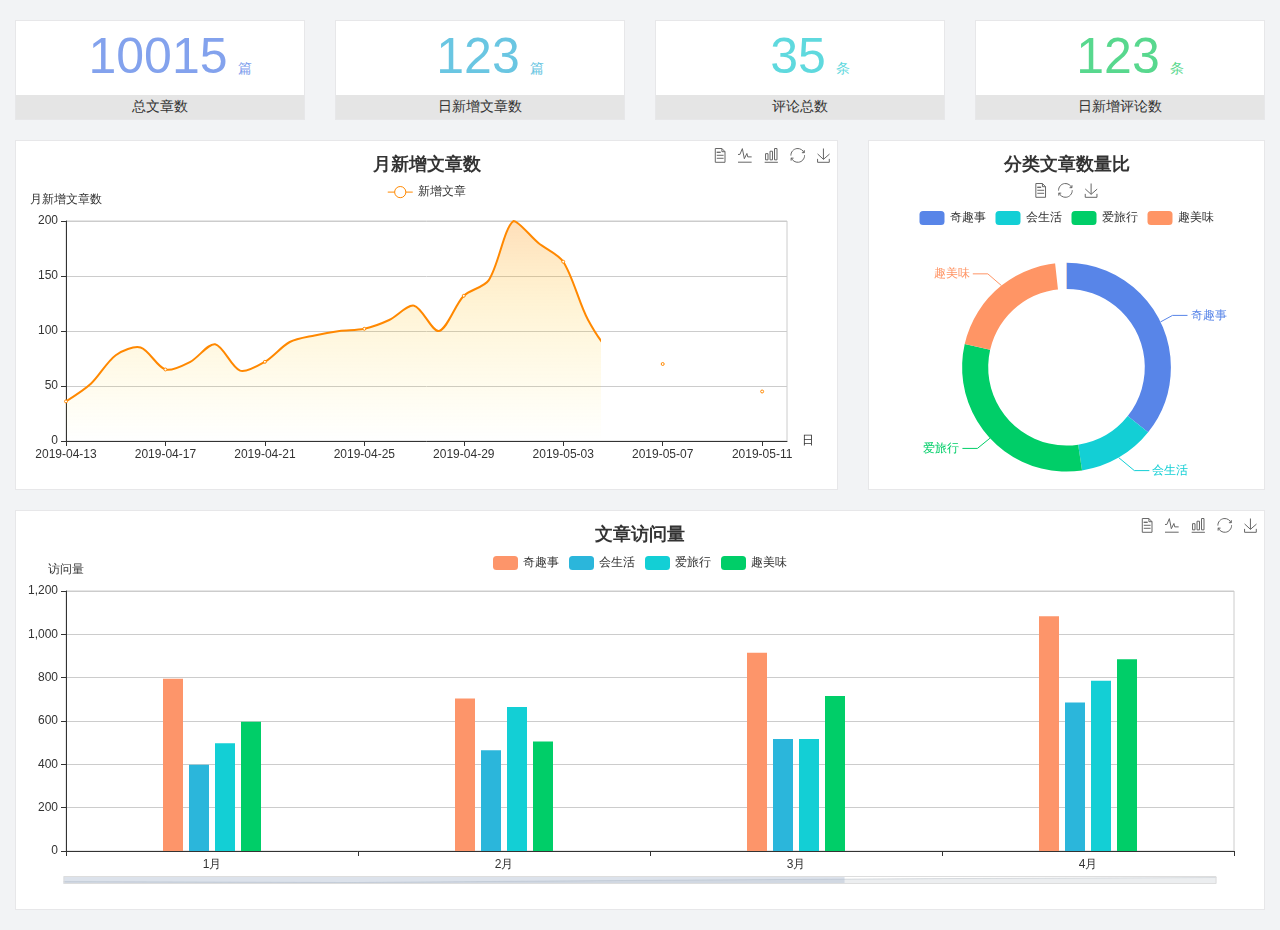
<file: home/dashboard.html>
<!DOCTYPE html>
<html lang="en">

<head>
  <meta charset="UTF-8">
  <meta name="viewport" content="width=device-width, initial-scale=1.0">
  <meta http-equiv="X-UA-Compatible" content="ie=edge">
  <title>图表统计</title>
  <link rel="stylesheet" href="../../assets/lib/bootstrap.css" />
  <link rel="stylesheet" href="../../assets/lib/main.css" />
  <script src="../../assets/lib/jquery.js"></script>
  <script type="text/javascript" src="../../assets/lib/echarts.min.js"></script>
</head>

<body>
  <div class="container-fluid">
    <div class="row spannel_list">
      <div class="col-sm-3 col-xs-6">
        <div class="spannel">
          <em>10015</em><span>篇</span>
          <b>总文章数</b>
        </div>
      </div>
      <div class="col-sm-3 col-xs-6">
        <div class="spannel scolor01">
          <em>123</em><span>篇</span>
          <b>日新增文章数</b>
        </div>
      </div>
      <div class="col-sm-3 col-xs-6">
        <div class="spannel scolor02">
          <em>35</em><span>条</span>
          <b>评论总数</b>
        </div>
      </div>
      <div class="col-sm-3 col-xs-6">
        <div class="spannel scolor03">
          <em>123</em><span>条</span>
          <b>日新增评论数</b>
        </div>
      </div>
    </div>
  </div>

  <div class="container-fluid">
    <div class="row curve-pie">
      <div class="col-lg-8 col-md-8">
        <div class="gragh_pannel" id="curve_show"></div>
      </div>
      <div class="col-lg-4 col-md-4">
        <div class="gragh_pannel" id="pie_show"></div>
      </div>
    </div>
  </div>

  <div class="container-fluid">
    <div class="column_pannel" id="column_show"></div>
  </div>

  <script>
    var oChart = echarts.init(document.getElementById('curve_show'));
    var aList_all = [
      { 'count': 36, 'date': '2019-04-13' },
      { 'count': 52, 'date': '2019-04-14' },
      { 'count': 78, 'date': '2019-04-15' },
      { 'count': 85, 'date': '2019-04-16' },
      { 'count': 65, 'date': '2019-04-17' },
      { 'count': 72, 'date': '2019-04-18' },
      { 'count': 88, 'date': '2019-04-19' },
      { 'count': 64, 'date': '2019-04-20' },
      { 'count': 72, 'date': '2019-04-21' },
      { 'count': 90, 'date': '2019-04-22' },
      { 'count': 96, 'date': '2019-04-23' },
      { 'count': 100, 'date': '2019-04-24' },
      { 'count': 102, 'date': '2019-04-25' },
      { 'count': 110, 'date': '2019-04-26' },
      { 'count': 123, 'date': '2019-04-27' },
      { 'count': 100, 'date': '2019-04-28' },
      { 'count': 132, 'date': '2019-04-29' },
      { 'count': 146, 'date': '2019-04-30' },
      { 'count': 200, 'date': '2019-05-01' },
      { 'count': 180, 'date': '2019-05-02' },
      { 'count': 163, 'date': '2019-05-03' },
      { 'count': 110, 'date': '2019-05-04' },
      { 'count': 80, 'date': '2019-05-05' },
      { 'count': 82, 'date': '2019-05-06' },
      { 'count': 70, 'date': '2019-05-07' },
      { 'count': 65, 'date': '2019-05-08' },
      { 'count': 54, 'date': '2019-05-09' },
      { 'count': 40, 'date': '2019-05-10' },
      { 'count': 45, 'date': '2019-05-11' },
      { 'count': 38, 'date': '2019-05-12' },
    ];

    let aCount = [];
    let aDate = [];

    for (var i = 0; i < aList_all.length; i++) {
      aCount.push(aList_all[i].count);
      aDate.push(aList_all[i].date);
    }

    var chartopt = {
      title: {
        text: '月新增文章数',
        left: 'center',
        top: '10'
      },
      tooltip: {
        trigger: 'axis'
      },
      legend: {
        data: ['新增文章'],
        top: '40'
      },
      toolbox: {
        show: true,
        feature: {
          mark: { show: true },
          dataView: { show: true, readOnly: false },
          magicType: { show: true, type: ['line', 'bar'] },
          restore: { show: true },
          saveAsImage: { show: true }
        }
      },
      calculable: true,
      xAxis: [
        {
          name: '日',
          type: 'category',
          boundaryGap: false,
          data: aDate
        }
      ],
      yAxis: [
        {
          name: '月新增文章数',
          type: 'value'
        }
      ],
      series: [
        {
          name: '新增文章',
          type: 'line',
          smooth: true,
          itemStyle: { normal: { areaStyle: { type: 'default' }, color: '#f80' }, lineStyle: { color: '#f80' } },
          data: aCount
        }],
      areaStyle: {
        normal: {
          color: new echarts.graphic.LinearGradient(0, 0, 0, 1, [{
            offset: 0,
            color: 'rgba(255,136,0,0.39)'
          }, {
            offset: .34,
            color: 'rgba(255,180,0,0.25)'
          }, {
            offset: 1,
            color: 'rgba(255,222,0,0.00)'
          }])

        }
      },
      grid: {
        show: true,
        x: 50,
        x2: 50,
        y: 80,
        height: 220
      }
    };

    oChart.setOption(chartopt);


    var oPie = echarts.init(document.getElementById('pie_show'));
    var oPieopt =
    {
      title: {
        top: 10,
        text: '分类文章数量比',
        x: 'center'
      },
      tooltip: {
        trigger: 'item',
        formatter: "{a} <br/>{b} : {c} ({d}%)"
      },
      color: ['#5885e8', '#13cfd5', '#00ce68', '#ff9565'],
      legend: {
        x: 'center',
        top: 65,
        data: ['奇趣事', '会生活', '爱旅行', '趣美味']
      },
      toolbox: {
        show: true,
        x: 'center',
        top: 35,
        feature: {
          mark: { show: true },
          dataView: { show: true, readOnly: false },
          magicType: {
            show: true,
            type: ['pie', 'funnel'],
            option: {
              funnel: {
                x: '25%',
                width: '50%',
                funnelAlign: 'left',
                max: 1548
              }
            }
          },
          restore: { show: true },
          saveAsImage: { show: true }
        }
      },
      calculable: true,
      series: [
        {
          name: '访问来源',
          type: 'pie',
          radius: ['45%', '60%'],
          center: ['50%', '65%'],
          data: [
            { value: 300, name: '奇趣事' },
            { value: 100, name: '会生活' },
            { value: 260, name: '爱旅行' },
            { value: 180, name: '趣美味' }
          ]
        }
      ]
    };
    oPie.setOption(oPieopt);



    var oColumn = this.echarts.init(document.getElementById('column_show'));
    var oColumnopt =
    {
      title: {
        text: '文章访问量',
        left: 'center',
        top: '10'
      },
      tooltip: {
        trigger: 'axis'
      },
      legend: {
        data: ['奇趣事', '会生活', '爱旅行', '趣美味'],
        top: '40'
      },
      toolbox: {
        show: true,
        feature: {
          mark: { show: true },
          dataView: { show: true, readOnly: false },
          magicType: { show: true, type: ['line', 'bar'] },
          restore: { show: true },
          saveAsImage: { show: true }
        }
      },
      calculable: true,
      xAxis: [
        {
          type: 'category',
          data: ['1月', '2月', '3月', '4月', '5月']
        }
      ],
      yAxis: [
        {
          name: '访问量',
          type: 'value'
        }
      ],
      series: [
        {
          name: '奇趣事',
          type: 'bar',
          barWidth: 20,
          itemStyle: {
            normal: { areaStyle: { type: 'default' }, color: '#fd956a' }
          },
          data: [800, 708, 920, 1090, 1200]
        },
        {
          name: '会生活',
          type: 'bar',
          barWidth: 20,
          itemStyle: {
            normal: { areaStyle: { type: 'default' }, color: '#2bb6db' }
          },
          data: [400, 468, 520, 690, 800]
        },
        {
          name: '爱旅行',
          type: 'bar',
          barWidth: 20,
          itemStyle: {
            normal: { areaStyle: { type: 'default' }, color: '#13cfd5' }
          },
          data: [500, 668, 520, 790, 900]
        },
        {
          name: '趣美味',
          type: 'bar',
          barWidth: 20,
          itemStyle: {
            normal: { areaStyle: { type: 'default' }, color: '#00ce68' }
          },
          data: [600, 508, 720, 890, 1000]
        }
      ],
      grid: {
        show: true,
        x: 50,
        x2: 30,
        y: 80,
        height: 260
      },
      dataZoom: [//给x轴设置滚动条
        {
          start: 0,//默认为0
          end: 100 - 1000 / 31,//默认为100
          type: 'slider',
          show: true,
          xAxisIndex: [0],
          handleSize: 0,//滑动条的 左右2个滑动条的大小
          height: 8,//组件高度
          left: 45, //左边的距离
          right: 50,//右边的距离
          bottom: 26,//右边的距离
          handleColor: '#ddd',//h滑动图标的颜色
          handleStyle: {
            borderColor: "#cacaca",
            borderWidth: "1",
            shadowBlur: 2,
            background: "#ddd",
            shadowColor: "#ddd",
          }
        }]
    };
    oColumn.setOption(oColumnopt);
  </script>
</body>

</html>
</file>
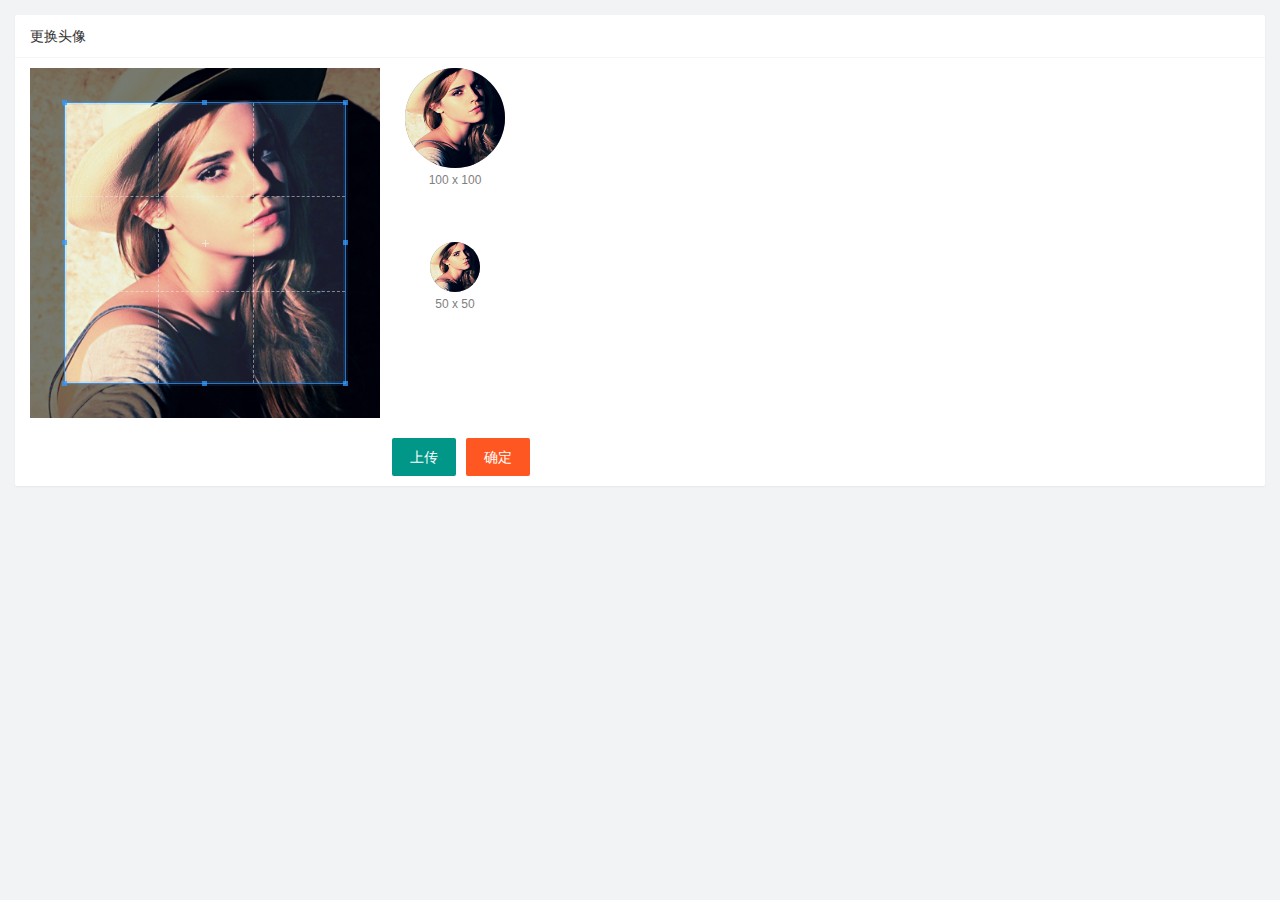
<file: user/user_avatar.html>
<!DOCTYPE html>
<html lang="en">

<head>
    <meta charset="UTF-8">
    <meta http-equiv="X-UA-Compatible" content="IE=edge">
    <meta name="viewport" content="width=device-width, initial-scale=1.0">
    <title>Document</title>
    <!-- 导入 LayUI 的样式 -->
    <link rel="stylesheet" href="/assets/lib/layui/css/layui.css">
    <!-- 导入自己的css样式 -->
    <link rel="stylesheet" href="/assets/css/user/user_avatar.css">
    <link rel="stylesheet" href="/assets/lib/cropper/cropper.css" />
</head>

<body>
    <!-- 卡片区域 -->
    <div class="layui-card">
        <div class="layui-card-header">更换头像</div>
        <div class="layui-card-body">
            <!-- 第一行的图片裁剪和预览区域 -->
            <div class="row1">
                <!-- 图片裁剪区域 -->
                <div class="cropper-box">
                    <!-- 这个 img 标签很重要，将来会把它初始化为裁剪区域 -->
                    <img id="image" src="/assets/images/sample.jpg" />
                </div>
                <!-- 图片的预览区域 -->
                <div class="preview-box">
                    <div>
                        <!-- 宽高为 100px 的预览区域 -->
                        <div class="img-preview w100"></div>
                        <p class="size">100 x 100</p>
                    </div>
                    <div>
                        <!-- 宽高为 50px 的预览区域 -->
                        <div class="img-preview w50"></div>
                        <p class="size">50 x 50</p>
                    </div>
                </div>
            </div>

            <!-- 第二行的按钮区域 -->
            <div class="row2">
                <input type="file" id="file" accept="image/png, image/jpeg"/>
                <button type="button" class="layui-btn" id="btnChooseImage">上传</button>
                <button type="button" class="layui-btn layui-btn-danger" id="btnUpload">确定</button>
            </div>
        </div>
    </div>

    <script src="/assets/lib/layui/layui.all.js"></script>
    <script src="/assets/lib/jquery.js"></script>
    <script src="/assets/lib/cropper/Cropper.js"></script>
    <script src="/assets/lib/cropper/jquery-cropper.js"></script>
    <script src="/assets/js/baseApi.js"></script>
    <script src="/assets/js/user/user_avatar.js"></script>
</body>

</html>
</file>
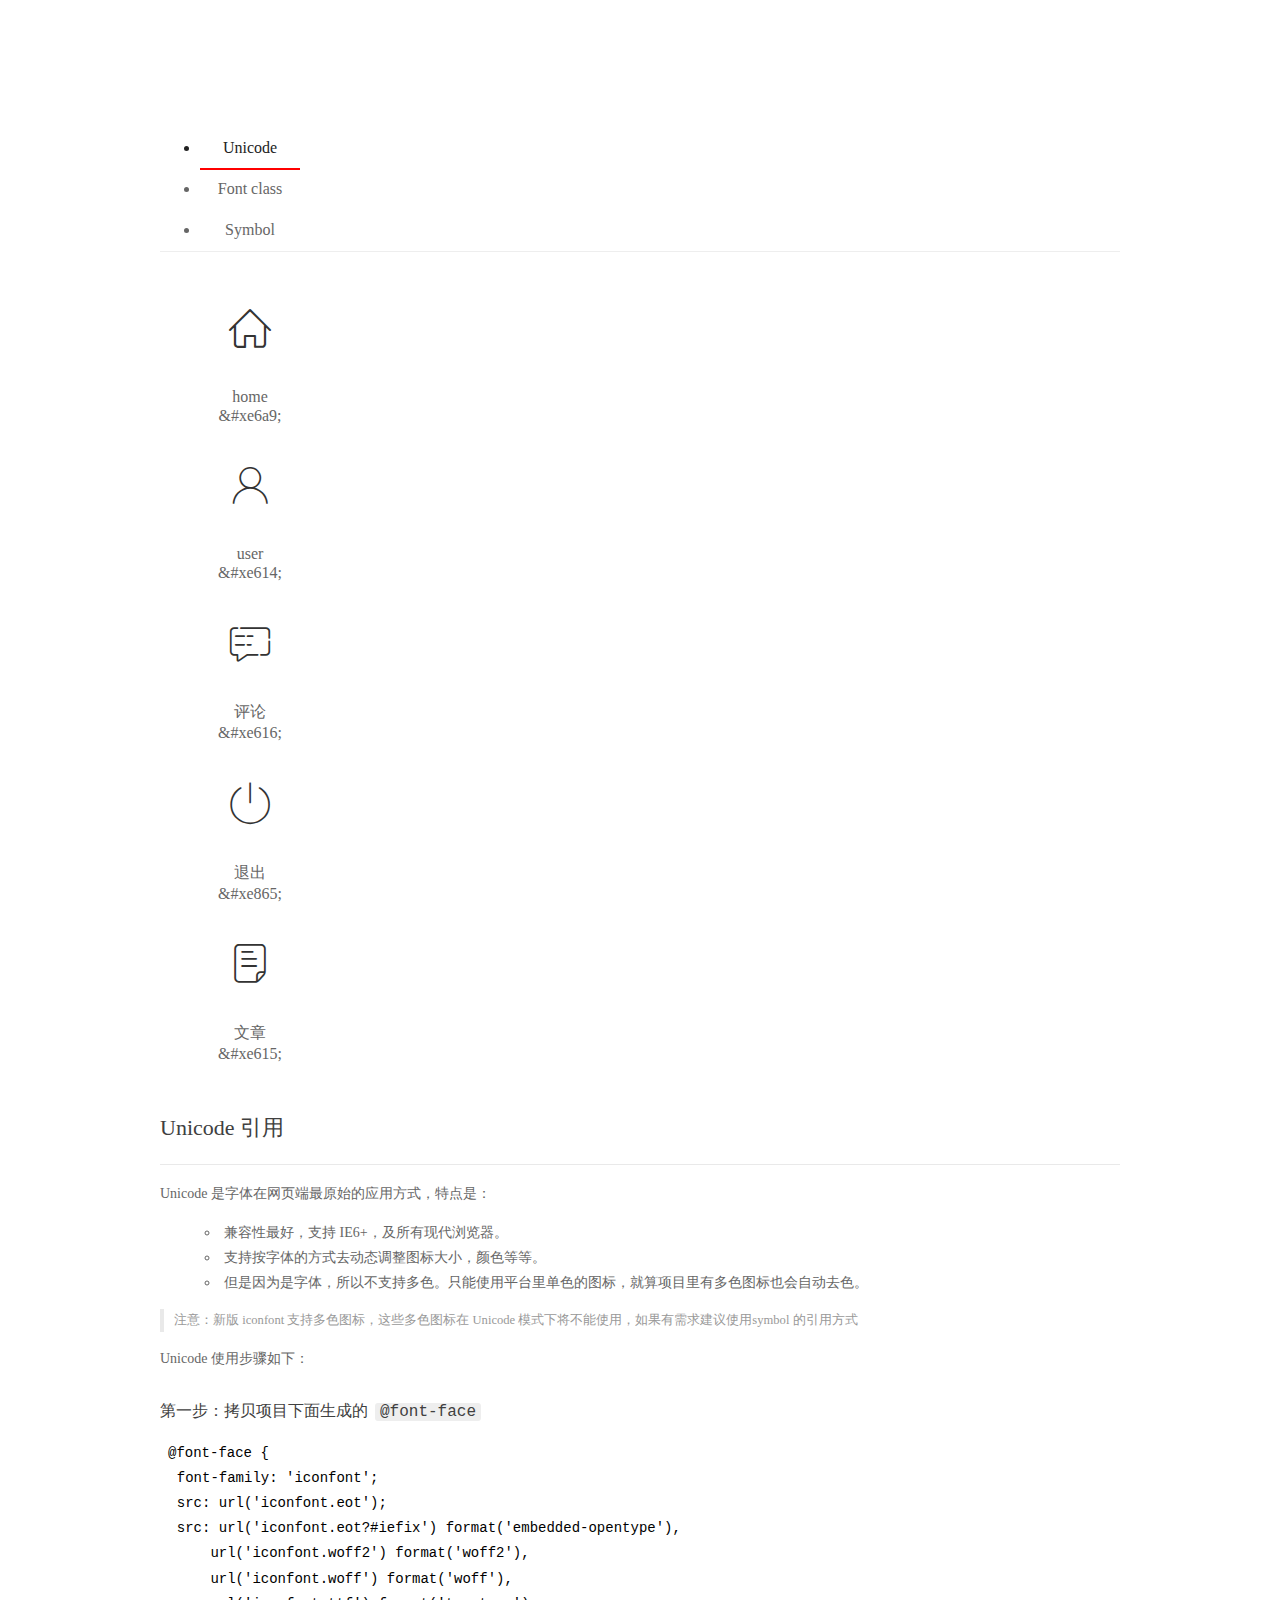
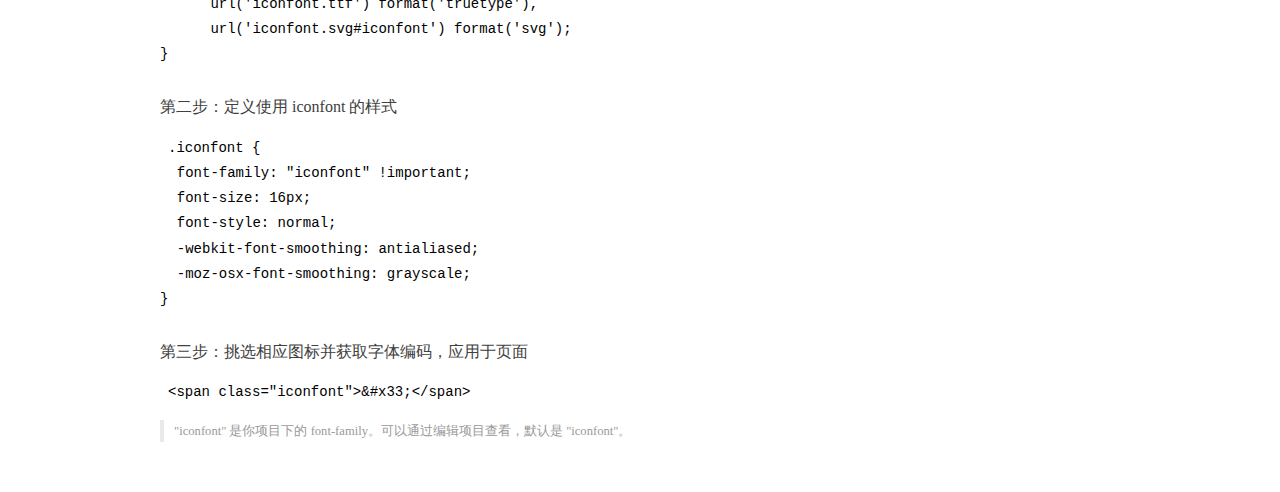
<file: assets/fonts/demo_index.html>
<!DOCTYPE html>
<html>
<head>
  <meta charset="utf-8"/>
  <title>IconFont Demo</title>
  <link rel="shortcut icon" href="https://gtms04.alicdn.com/tps/i4/TB1_oz6GVXXXXaFXpXXJDFnIXXX-64-64.ico" type="image/x-icon"/>
  <link rel="stylesheet" href="https://g.alicdn.com/thx/cube/1.3.2/cube.min.css">
  <link rel="stylesheet" href="demo.css">
  <link rel="stylesheet" href="iconfont.css">
  <script src="iconfont.js"></script>
  <!-- jQuery -->
  <script src="https://a1.alicdn.com/oss/uploads/2018/12/26/7bfddb60-08e8-11e9-9b04-53e73bb6408b.js"></script>
  <!-- 代码高亮 -->
  <script src="https://a1.alicdn.com/oss/uploads/2018/12/26/a3f714d0-08e6-11e9-8a15-ebf944d7534c.js"></script>
</head>
<body>
  <div class="main">
    <h1 class="logo"><a href="https://www.iconfont.cn/" title="iconfont 首页" target="_blank">&#xe86b;</a></h1>
    <div class="nav-tabs">
      <ul id="tabs" class="dib-box">
        <li class="dib active"><span>Unicode</span></li>
        <li class="dib"><span>Font class</span></li>
        <li class="dib"><span>Symbol</span></li>
      </ul>
      
    </div>
    <div class="tab-container">
      <div class="content unicode" style="display: block;">
          <ul class="icon_lists dib-box">
          
            <li class="dib">
              <span class="icon iconfont">&#xe6a9;</span>
                <div class="name">home</div>
                <div class="code-name">&amp;#xe6a9;</div>
              </li>
          
            <li class="dib">
              <span class="icon iconfont">&#xe614;</span>
                <div class="name">user</div>
                <div class="code-name">&amp;#xe614;</div>
              </li>
          
            <li class="dib">
              <span class="icon iconfont">&#xe616;</span>
                <div class="name">评论</div>
                <div class="code-name">&amp;#xe616;</div>
              </li>
          
            <li class="dib">
              <span class="icon iconfont">&#xe865;</span>
                <div class="name">退出</div>
                <div class="code-name">&amp;#xe865;</div>
              </li>
          
            <li class="dib">
              <span class="icon iconfont">&#xe615;</span>
                <div class="name">文章</div>
                <div class="code-name">&amp;#xe615;</div>
              </li>
          
          </ul>
          <div class="article markdown">
          <h2 id="unicode-">Unicode 引用</h2>
          <hr>

          <p>Unicode 是字体在网页端最原始的应用方式，特点是：</p>
          <ul>
            <li>兼容性最好，支持 IE6+，及所有现代浏览器。</li>
            <li>支持按字体的方式去动态调整图标大小，颜色等等。</li>
            <li>但是因为是字体，所以不支持多色。只能使用平台里单色的图标，就算项目里有多色图标也会自动去色。</li>
          </ul>
          <blockquote>
            <p>注意：新版 iconfont 支持多色图标，这些多色图标在 Unicode 模式下将不能使用，如果有需求建议使用symbol 的引用方式</p>
          </blockquote>
          <p>Unicode 使用步骤如下：</p>
          <h3 id="-font-face">第一步：拷贝项目下面生成的 <code>@font-face</code></h3>
<pre><code class="language-css"
>@font-face {
  font-family: 'iconfont';
  src: url('iconfont.eot');
  src: url('iconfont.eot?#iefix') format('embedded-opentype'),
      url('iconfont.woff2') format('woff2'),
      url('iconfont.woff') format('woff'),
      url('iconfont.ttf') format('truetype'),
      url('iconfont.svg#iconfont') format('svg');
}
</code></pre>
          <h3 id="-iconfont-">第二步：定义使用 iconfont 的样式</h3>
<pre><code class="language-css"
>.iconfont {
  font-family: "iconfont" !important;
  font-size: 16px;
  font-style: normal;
  -webkit-font-smoothing: antialiased;
  -moz-osx-font-smoothing: grayscale;
}
</code></pre>
          <h3 id="-">第三步：挑选相应图标并获取字体编码，应用于页面</h3>
<pre>
<code class="language-html"
>&lt;span class="iconfont"&gt;&amp;#x33;&lt;/span&gt;
</code></pre>
          <blockquote>
            <p>"iconfont" 是你项目下的 font-family。可以通过编辑项目查看，默认是 "iconfont"。</p>
          </blockquote>
          </div>
      </div>
      <div class="content font-class">
        <ul class="icon_lists dib-box">
          
          <li class="dib">
            <span class="icon iconfont icon-home"></span>
            <div class="name">
              home
            </div>
            <div class="code-name">.icon-home
            </div>
          </li>
          
          <li class="dib">
            <span class="icon iconfont icon-user"></span>
            <div class="name">
              user
            </div>
            <div class="code-name">.icon-user
            </div>
          </li>
          
          <li class="dib">
            <span class="icon iconfont icon-pinglun"></span>
            <div class="name">
              评论
            </div>
            <div class="code-name">.icon-pinglun
            </div>
          </li>
          
          <li class="dib">
            <span class="icon iconfont icon-tuichu"></span>
            <div class="name">
              退出
            </div>
            <div class="code-name">.icon-tuichu
            </div>
          </li>
          
          <li class="dib">
            <span class="icon iconfont icon-16"></span>
            <div class="name">
              文章
            </div>
            <div class="code-name">.icon-16
            </div>
          </li>
          
        </ul>
        <div class="article markdown">
        <h2 id="font-class-">font-class 引用</h2>
        <hr>

        <p>font-class 是 Unicode 使用方式的一种变种，主要是解决 Unicode 书写不直观，语意不明确的问题。</p>
        <p>与 Unicode 使用方式相比，具有如下特点：</p>
        <ul>
          <li>兼容性良好，支持 IE8+，及所有现代浏览器。</li>
          <li>相比于 Unicode 语意明确，书写更直观。可以很容易分辨这个 icon 是什么。</li>
          <li>因为使用 class 来定义图标，所以当要替换图标时，只需要修改 class 里面的 Unicode 引用。</li>
          <li>不过因为本质上还是使用的字体，所以多色图标还是不支持的。</li>
        </ul>
        <p>使用步骤如下：</p>
        <h3 id="-fontclass-">第一步：引入项目下面生成的 fontclass 代码：</h3>
<pre><code class="language-html">&lt;link rel="stylesheet" href="./iconfont.css"&gt;
</code></pre>
        <h3 id="-">第二步：挑选相应图标并获取类名，应用于页面：</h3>
<pre><code class="language-html">&lt;span class="iconfont icon-xxx"&gt;&lt;/span&gt;
</code></pre>
        <blockquote>
          <p>"
            iconfont" 是你项目下的 font-family。可以通过编辑项目查看，默认是 "iconfont"。</p>
        </blockquote>
      </div>
      </div>
      <div class="content symbol">
          <ul class="icon_lists dib-box">
          
            <li class="dib">
                <svg class="icon svg-icon" aria-hidden="true">
                  <use xlink:href="#icon-home"></use>
                </svg>
                <div class="name">home</div>
                <div class="code-name">#icon-home</div>
            </li>
          
            <li class="dib">
                <svg class="icon svg-icon" aria-hidden="true">
                  <use xlink:href="#icon-user"></use>
                </svg>
                <div class="name">user</div>
                <div class="code-name">#icon-user</div>
            </li>
          
            <li class="dib">
                <svg class="icon svg-icon" aria-hidden="true">
                  <use xlink:href="#icon-pinglun"></use>
                </svg>
                <div class="name">评论</div>
                <div class="code-name">#icon-pinglun</div>
            </li>
          
            <li class="dib">
                <svg class="icon svg-icon" aria-hidden="true">
                  <use xlink:href="#icon-tuichu"></use>
                </svg>
                <div class="name">退出</div>
                <div class="code-name">#icon-tuichu</div>
            </li>
          
            <li class="dib">
                <svg class="icon svg-icon" aria-hidden="true">
                  <use xlink:href="#icon-16"></use>
                </svg>
                <div class="name">文章</div>
                <div class="code-name">#icon-16</div>
            </li>
          
          </ul>
          <div class="article markdown">
          <h2 id="symbol-">Symbol 引用</h2>
          <hr>

          <p>这是一种全新的使用方式，应该说这才是未来的主流，也是平台目前推荐的用法。相关介绍可以参考这篇<a href="">文章</a>
            这种用法其实是做了一个 SVG 的集合，与另外两种相比具有如下特点：</p>
          <ul>
            <li>支持多色图标了，不再受单色限制。</li>
            <li>通过一些技巧，支持像字体那样，通过 <code>font-size</code>, <code>color</code> 来调整样式。</li>
            <li>兼容性较差，支持 IE9+，及现代浏览器。</li>
            <li>浏览器渲染 SVG 的性能一般，还不如 png。</li>
          </ul>
          <p>使用步骤如下：</p>
          <h3 id="-symbol-">第一步：引入项目下面生成的 symbol 代码：</h3>
<pre><code class="language-html">&lt;script src="./iconfont.js"&gt;&lt;/script&gt;
</code></pre>
          <h3 id="-css-">第二步：加入通用 CSS 代码（引入一次就行）：</h3>
<pre><code class="language-html">&lt;style&gt;
.icon {
  width: 1em;
  height: 1em;
  vertical-align: -0.15em;
  fill: currentColor;
  overflow: hidden;
}
&lt;/style&gt;
</code></pre>
          <h3 id="-">第三步：挑选相应图标并获取类名，应用于页面：</h3>
<pre><code class="language-html">&lt;svg class="icon" aria-hidden="true"&gt;
  &lt;use xlink:href="#icon-xxx"&gt;&lt;/use&gt;
&lt;/svg&gt;
</code></pre>
          </div>
      </div>

    </div>
  </div>
  <script>
  $(document).ready(function () {
      $('.tab-container .content:first').show()

      $('#tabs li').click(function (e) {
        var tabContent = $('.tab-container .content')
        var index = $(this).index()

        if ($(this).hasClass('active')) {
          return
        } else {
          $('#tabs li').removeClass('active')
          $(this).addClass('active')

          tabContent.hide().eq(index).fadeIn()
        }
      })
    })
  </script>
</body>
</html>
</file>
<file: assets/lib/main.css>
body{
    font-family:'MicroSoft YaHei';
    background-color: #f2f3f5;
}
.main_wrap{
    position:fixed;
    width:100%;
    height:100%;
    left:0px;
    top:0px;
    background:url('../images/login_bg.jpg'); 
    background-size:100% 100%; 
  }
.header{
    width:1200px;
    overflow: hidden;
    margin:20px auto 0;
}
.heade .logo{
    float: left;
}
.header .copyright{
    float:right;
    font-size:12px;
    color:#fff;
    text-align:right;
    line-height:20px;
    margin-top:10px;
}
.login_form_con{
    position:absolute;
    left:50%;
    top:50%;
    margin-left:-200px;
    margin-top:-155px;
    width:400px;
    height:310px;
    background-color: #edeff0;
}

.login_form{
    position: relative;
}

.login_form .icon-user{
    position:absolute;
    font-size:16px;
    color:#999;
    left:46px;
    top:12px;
}
.login_form .icon-key{
    position:absolute;
    font-size:18px;
    color:#999;
    left:46px;
    top:78px;
}
.login_title{
    height:60px;
    background:url('../images/login_title.png') center center no-repeat #fff;
}
.input_txt,.input_pass,.input_sub{
    display:block;
    width:334px;
    height:37px;
    padding:0px;
    text-indent:40px;
    border:1px solid #ddd;
    margin:27px auto 0;
    outline:none;
}
.input_sub{
    margin-top:40px;
    height:42px;
    background-color: #19b9e7;
    text-indent:0px;
    font-size:18px;
    color:#fff;
    cursor: pointer;
}
.input_sub:hover{
    background-color: #08a0cc;
}

.sider{
    position:fixed;
    left:0;
    top:0;
    bottom:0;
    width:210px;
    background-color: #323745;
}
.sider .logo{
    display:block;
    height:56px;
    background-color: #242732;
    overflow: hidden;
}
.sider .logo img{
    display:block;
    margin:6px auto 0;
}
.user_info{
    height:79px;
    border-bottom:1px solid #5a5e6b;
}

.user_info img{
    float: left;
    width:40px;
    height:40px;
    border-radius:20px;
    margin:19px 0 0 30px;
}
.user_info span{
    float: left;
    width:120px;
    font-size:12px;
    color:#fff;
    margin:23px 0 0 20px;
}
.user_info b{
    float: left;
    width: 120px;
    font-weight:normal;
    font-size:12px;
    color:#adafb5;
    margin:2px 0 0 20px;
}

.menu .level01{
    height:50px;
    line-height:50px;
}
.menu .level01 a{
    display:block;
    height:50px;
    font-size:12px;
    color:#adafb5;
    overflow: hidden;
}
.menu .level01.active a{
    background-color: #1378f0;
    color:#fff;
}
.menu .level01.active i{
    color:#fff;
}

.menu .level01 a:hover{
    background-color: #1378f0;
    color:#fff;
}
.menu .level01 a:hover i{
    color:#fff;
}
.menu .level01 i{
    color:#61646f;
    font-size:22px;
    float: left;
    margin-left:26px;
}
.menu .level01 span{
    float: left;
    margin-left:10px;
}
.menu .level01 b{
    float: right;
    margin-right:20px;
    font-weight:normal;
    transform:rotate(90deg);
    transition:all 500ms ease;
}

.menu .level01 .rotate0{
    transform:rotate(0deg);
}

.menu .level02{
    background: #242732;
    display:none;
}


.menu .level02 li{
    height:40px;
    line-height:40px;
}
.menu .level02 li a{
    display:block;
    height:40px;
    font-size:12px;
    color:#adafb5;
    overflow: hidden;
}

.menu .level02 li a:hover{
    background-color: #1378f0;
    color:#fff;
}

.menu .level02 li i{
    font-size:12px;
    float: left;
    margin-left:60px;
}
.menu .level02 li span{
    font-size:12px;
    float: left;
    margin-left:5px;
}

.menu .level02 .active a{
    color:#ffae00;
}

.header_bar{
    position:fixed;
    left:210px;
    right:0;
    top:0;
    height:56px;
    background-color: #fff;
}

.main{
    position:fixed;
    left:210px;
    top:56px;
    right:0;
    bottom:0;
    background-color: #f2f3f5;
}

.search_form{
    width:218px;
    height:33px;
    border:1px solid #ddd;
    background-color: #f2f3f5;
    border-radius:16px;
    float: left;
    margin:12px 0 0 27px;
}

.search_form input{
    padding:0px;
    margin:0px;
    border:0px;
    float: left;
    background-color: #f2f3f5;
    font-size:12px;
    width:175px;
    height:31px;
    margin-left:12px;
    outline:none;
   
}

.search_form .icon-search{
    line-height:33px;
    cursor: pointer;
    font-size:18px;
    color:#abaebb;
}
.user_center_link{
    float:right;

}
.user_center_link a{
    line-height:56px;
    font-size:12px;
    color:#999;
    margin-right:15px;
}
.user_center_link a:hover{
    color:#ffae00
}

.user_center_link img{
    width:42px;
    height:42px;
    border-radius:32px;
    margin-right:10px;
}

.spannel_list{
    margin-top:20px;
}

.spannel{
	height:100px;
	overflow:hidden;
	text-align:center;
    position:relative;
    background-color: #fff;
    border:1px solid #e7e7e9;
    margin-bottom:20px;
}

.spannel em{
    font-style:normal;
	font-size:50px;
	line-height:50px;
	display:inline-block;
	margin:10px 0 0 20px;
	font-family:'Arial';
	color:#83a2ed;
}

.spannel span{
	font-size:14px;
	display:inline-block;
	color:#83a2ed;
	margin-left:10px;
}

.spannel b{
	position:absolute;
	left:0;
	bottom:0;
	width:100%;
	line-height:24px;
	background:#e5e5e5;
	color:#333;
	font-size:14px;
	font-weight:normal;
}

.scolor01 em,.scolor01 span{
	color:#6ac6e2;
}

.scolor02 em,.scolor02 span{
	color:#5fd9de;
}

.scolor03 em,.scolor03 span{
	color:#58d88e;
}


.gragh_pannel{
    height:350px;
    border:1px solid #e7e7e9;
    background-color: #fff!important; 
    margin-bottom:20px;  
}

.column_pannel{
    margin-bottom:20px;
    height:400px;
    border:1px solid #e7e7e9;
    background-color: #fff!important;   
}

.common_title{
    line-height:42px;
    background-color: #fbfbfb;
    border:1px solid #e7e7e9;
    margin-top:20px;
    text-indent: 15px;
    font-size:14px;
    color:#333;
}

.common_con{
    border:1px solid #e7e7e9;
    border-top:0px;
    background-color: #fff;
    padding-bottom:20px;
    margin-bottom:20px;
}
.opt_btns{
    margin-top:20px;
}

.mp20{
    margin-top:20px;
}

.pagination{   
   margin:0;
}

.article_form{
    margin-top:20px;
}

.form-group{
    margin-bottom:25px;
}

.form-group label{
    font-weight:normal;
    color:#666;
}

.icon-icondate{
    line-height:16px;
}

.user_pic{
    width:100px;
    height:100px;
    margin-bottom:10px;
}

.article_cover{
    width:200px;
    height:200px;
    margin-bottom:10px;
}
</file>
<file: assets/lib/layui/css/layui.css>
/** layui-v2.5.5 MIT License By https://www.layui.com */
 .layui-inline,img{display:inline-block;vertical-align:middle}h1,h2,h3,h4,h5,h6{font-weight:400}.layui-edge,.layui-header,.layui-inline,.layui-main{position:relative}.layui-body,.layui-edge,.layui-elip{overflow:hidden}.layui-btn,.layui-edge,.layui-inline,img{vertical-align:middle}.layui-btn,.layui-disabled,.layui-icon,.layui-unselect{-moz-user-select:none;-webkit-user-select:none;-ms-user-select:none}.layui-elip,.layui-form-checkbox span,.layui-form-pane .layui-form-label{text-overflow:ellipsis;white-space:nowrap}.layui-breadcrumb,.layui-tree-btnGroup{visibility:hidden}blockquote,body,button,dd,div,dl,dt,form,h1,h2,h3,h4,h5,h6,input,li,ol,p,pre,td,textarea,th,ul{margin:0;padding:0;-webkit-tap-highlight-color:rgba(0,0,0,0)}a:active,a:hover{outline:0}img{border:none}li{list-style:none}table{border-collapse:collapse;border-spacing:0}h4,h5,h6{font-size:100%}button,input,optgroup,option,select,textarea{font-family:inherit;font-size:inherit;font-style:inherit;font-weight:inherit;outline:0}pre{white-space:pre-wrap;white-space:-moz-pre-wrap;white-space:-pre-wrap;white-space:-o-pre-wrap;word-wrap:break-word}body{line-height:24px;font:14px Helvetica Neue,Helvetica,PingFang SC,Tahoma,Arial,sans-serif}hr{height:1px;margin:10px 0;border:0;clear:both}a{color:#333;text-decoration:none}a:hover{color:#777}a cite{font-style:normal;*cursor:pointer}.layui-border-box,.layui-border-box *{box-sizing:border-box}.layui-box,.layui-box *{box-sizing:content-box}.layui-clear{clear:both;*zoom:1}.layui-clear:after{content:'\20';clear:both;*zoom:1;display:block;height:0}.layui-inline{*display:inline;*zoom:1}.layui-edge{display:inline-block;width:0;height:0;border-width:6px;border-style:dashed;border-color:transparent}.layui-edge-top{top:-4px;border-bottom-color:#999;border-bottom-style:solid}.layui-edge-right{border-left-color:#999;border-left-style:solid}.layui-edge-bottom{top:2px;border-top-color:#999;border-top-style:solid}.layui-edge-left{border-right-color:#999;border-right-style:solid}.layui-disabled,.layui-disabled:hover{color:#d2d2d2!important;cursor:not-allowed!important}.layui-circle{border-radius:100%}.layui-show{display:block!important}.layui-hide{display:none!important}@font-face{font-family:layui-icon;src:url(../font/iconfont.eot?v=250);src:url(../font/iconfont.eot?v=250#iefix) format('embedded-opentype'),url(../font/iconfont.woff2?v=250) format('woff2'),url(../font/iconfont.woff?v=250) format('woff'),url(../font/iconfont.ttf?v=250) format('truetype'),url(../font/iconfont.svg?v=250#layui-icon) format('svg')}.layui-icon{font-family:layui-icon!important;font-size:16px;font-style:normal;-webkit-font-smoothing:antialiased;-moz-osx-font-smoothing:grayscale}.layui-icon-reply-fill:before{content:"\e611"}.layui-icon-set-fill:before{content:"\e614"}.layui-icon-menu-fill:before{content:"\e60f"}.layui-icon-search:before{content:"\e615"}.layui-icon-share:before{content:"\e641"}.layui-icon-set-sm:before{content:"\e620"}.layui-icon-engine:before{content:"\e628"}.layui-icon-close:before{content:"\1006"}.layui-icon-close-fill:before{content:"\1007"}.layui-icon-chart-screen:before{content:"\e629"}.layui-icon-star:before{content:"\e600"}.layui-icon-circle-dot:before{content:"\e617"}.layui-icon-chat:before{content:"\e606"}.layui-icon-release:before{content:"\e609"}.layui-icon-list:before{content:"\e60a"}.layui-icon-chart:before{content:"\e62c"}.layui-icon-ok-circle:before{content:"\1005"}.layui-icon-layim-theme:before{content:"\e61b"}.layui-icon-table:before{content:"\e62d"}.layui-icon-right:before{content:"\e602"}.layui-icon-left:before{content:"\e603"}.layui-icon-cart-simple:before{content:"\e698"}.layui-icon-face-cry:before{content:"\e69c"}.layui-icon-face-smile:before{content:"\e6af"}.layui-icon-survey:before{content:"\e6b2"}.layui-icon-tree:before{content:"\e62e"}.layui-icon-upload-circle:before{content:"\e62f"}.layui-icon-add-circle:before{content:"\e61f"}.layui-icon-download-circle:before{content:"\e601"}.layui-icon-templeate-1:before{content:"\e630"}.layui-icon-util:before{content:"\e631"}.layui-icon-face-surprised:before{content:"\e664"}.layui-icon-edit:before{content:"\e642"}.layui-icon-speaker:before{content:"\e645"}.layui-icon-down:before{content:"\e61a"}.layui-icon-file:before{content:"\e621"}.layui-icon-layouts:before{content:"\e632"}.layui-icon-rate-half:before{content:"\e6c9"}.layui-icon-add-circle-fine:before{content:"\e608"}.layui-icon-prev-circle:before{content:"\e633"}.layui-icon-read:before{content:"\e705"}.layui-icon-404:before{content:"\e61c"}.layui-icon-carousel:before{content:"\e634"}.layui-icon-help:before{content:"\e607"}.layui-icon-code-circle:before{content:"\e635"}.layui-icon-water:before{content:"\e636"}.layui-icon-username:before{content:"\e66f"}.layui-icon-find-fill:before{content:"\e670"}.layui-icon-about:before{content:"\e60b"}.layui-icon-location:before{content:"\e715"}.layui-icon-up:before{content:"\e619"}.layui-icon-pause:before{content:"\e651"}.layui-icon-date:before{content:"\e637"}.layui-icon-layim-uploadfile:before{content:"\e61d"}.layui-icon-delete:before{content:"\e640"}.layui-icon-play:before{content:"\e652"}.layui-icon-top:before{content:"\e604"}.layui-icon-friends:before{content:"\e612"}.layui-icon-refresh-3:before{content:"\e9aa"}.layui-icon-ok:before{content:"\e605"}.layui-icon-layer:before{content:"\e638"}.layui-icon-face-smile-fine:before{content:"\e60c"}.layui-icon-dollar:before{content:"\e659"}.layui-icon-group:before{content:"\e613"}.layui-icon-layim-download:before{content:"\e61e"}.layui-icon-picture-fine:before{content:"\e60d"}.layui-icon-link:before{content:"\e64c"}.layui-icon-diamond:before{content:"\e735"}.layui-icon-log:before{content:"\e60e"}.layui-icon-rate-solid:before{content:"\e67a"}.layui-icon-fonts-del:before{content:"\e64f"}.layui-icon-unlink:before{content:"\e64d"}.layui-icon-fonts-clear:before{content:"\e639"}.layui-icon-triangle-r:before{content:"\e623"}.layui-icon-circle:before{content:"\e63f"}.layui-icon-radio:before{content:"\e643"}.layui-icon-align-center:before{content:"\e647"}.layui-icon-align-right:before{content:"\e648"}.layui-icon-align-left:before{content:"\e649"}.layui-icon-loading-1:before{content:"\e63e"}.layui-icon-return:before{content:"\e65c"}.layui-icon-fonts-strong:before{content:"\e62b"}.layui-icon-upload:before{content:"\e67c"}.layui-icon-dialogue:before{content:"\e63a"}.layui-icon-video:before{content:"\e6ed"}.layui-icon-headset:before{content:"\e6fc"}.layui-icon-cellphone-fine:before{content:"\e63b"}.layui-icon-add-1:before{content:"\e654"}.layui-icon-face-smile-b:before{content:"\e650"}.layui-icon-fonts-html:before{content:"\e64b"}.layui-icon-form:before{content:"\e63c"}.layui-icon-cart:before{content:"\e657"}.layui-icon-camera-fill:before{content:"\e65d"}.layui-icon-tabs:before{content:"\e62a"}.layui-icon-fonts-code:before{content:"\e64e"}.layui-icon-fire:before{content:"\e756"}.layui-icon-set:before{content:"\e716"}.layui-icon-fonts-u:before{content:"\e646"}.layui-icon-triangle-d:before{content:"\e625"}.layui-icon-tips:before{content:"\e702"}.layui-icon-picture:before{content:"\e64a"}.layui-icon-more-vertical:before{content:"\e671"}.layui-icon-flag:before{content:"\e66c"}.layui-icon-loading:before{content:"\e63d"}.layui-icon-fonts-i:before{content:"\e644"}.layui-icon-refresh-1:before{content:"\e666"}.layui-icon-rmb:before{content:"\e65e"}.layui-icon-home:before{content:"\e68e"}.layui-icon-user:before{content:"\e770"}.layui-icon-notice:before{content:"\e667"}.layui-icon-login-weibo:before{content:"\e675"}.layui-icon-voice:before{content:"\e688"}.layui-icon-upload-drag:before{content:"\e681"}.layui-icon-login-qq:before{content:"\e676"}.layui-icon-snowflake:before{content:"\e6b1"}.layui-icon-file-b:before{content:"\e655"}.layui-icon-template:before{content:"\e663"}.layui-icon-auz:before{content:"\e672"}.layui-icon-console:before{content:"\e665"}.layui-icon-app:before{content:"\e653"}.layui-icon-prev:before{content:"\e65a"}.layui-icon-website:before{content:"\e7ae"}.layui-icon-next:before{content:"\e65b"}.layui-icon-component:before{content:"\e857"}.layui-icon-more:before{content:"\e65f"}.layui-icon-login-wechat:before{content:"\e677"}.layui-icon-shrink-right:before{content:"\e668"}.layui-icon-spread-left:before{content:"\e66b"}.layui-icon-camera:before{content:"\e660"}.layui-icon-note:before{content:"\e66e"}.layui-icon-refresh:before{content:"\e669"}.layui-icon-female:before{content:"\e661"}.layui-icon-male:before{content:"\e662"}.layui-icon-password:before{content:"\e673"}.layui-icon-senior:before{content:"\e674"}.layui-icon-theme:before{content:"\e66a"}.layui-icon-tread:before{content:"\e6c5"}.layui-icon-praise:before{content:"\e6c6"}.layui-icon-star-fill:before{content:"\e658"}.layui-icon-rate:before{content:"\e67b"}.layui-icon-template-1:before{content:"\e656"}.layui-icon-vercode:before{content:"\e679"}.layui-icon-cellphone:before{content:"\e678"}.layui-icon-screen-full:before{content:"\e622"}.layui-icon-screen-restore:before{content:"\e758"}.layui-icon-cols:before{content:"\e610"}.layui-icon-export:before{content:"\e67d"}.layui-icon-print:before{content:"\e66d"}.layui-icon-slider:before{content:"\e714"}.layui-icon-addition:before{content:"\e624"}.layui-icon-subtraction:before{content:"\e67e"}.layui-icon-service:before{content:"\e626"}.layui-icon-transfer:before{content:"\e691"}.layui-main{width:1140px;margin:0 auto}.layui-header{z-index:1000;height:60px}.layui-header a:hover{transition:all .5s;-webkit-transition:all .5s}.layui-side{position:fixed;left:0;top:0;bottom:0;z-index:999;width:200px;overflow-x:hidden}.layui-side-scroll{position:relative;width:220px;height:100%;overflow-x:hidden}.layui-body{position:absolute;left:200px;right:0;top:0;bottom:0;z-index:998;width:auto;overflow-y:auto;box-sizing:border-box}.layui-layout-body{overflow:hidden}.layui-layout-admin .layui-header{background-color:#23262E}.layui-layout-admin .layui-side{top:60px;width:200px;overflow-x:hidden}.layui-layout-admin .layui-body{position:fixed;top:60px;bottom:44px}.layui-layout-admin .layui-main{width:auto;margin:0 15px}.layui-layout-admin .layui-footer{position:fixed;left:200px;right:0;bottom:0;height:44px;line-height:44px;padding:0 15px;background-color:#eee}.layui-layout-admin .layui-logo{position:absolute;left:0;top:0;width:200px;height:100%;line-height:60px;text-align:center;color:#009688;font-size:16px}.layui-layout-admin .layui-header .layui-nav{background:0 0}.layui-layout-left{position:absolute!important;left:200px;top:0}.layui-layout-right{position:absolute!important;right:0;top:0}.layui-container{position:relative;margin:0 auto;padding:0 15px;box-sizing:border-box}.layui-fluid{position:relative;margin:0 auto;padding:0 15px}.layui-row:after,.layui-row:before{content:'';display:block;clear:both}.layui-col-lg1,.layui-col-lg10,.layui-col-lg11,.layui-col-lg12,.layui-col-lg2,.layui-col-lg3,.layui-col-lg4,.layui-col-lg5,.layui-col-lg6,.layui-col-lg7,.layui-col-lg8,.layui-col-lg9,.layui-col-md1,.layui-col-md10,.layui-col-md11,.layui-col-md12,.layui-col-md2,.layui-col-md3,.layui-col-md4,.layui-col-md5,.layui-col-md6,.layui-col-md7,.layui-col-md8,.layui-col-md9,.layui-col-sm1,.layui-col-sm10,.layui-col-sm11,.layui-col-sm12,.layui-col-sm2,.layui-col-sm3,.layui-col-sm4,.layui-col-sm5,.layui-col-sm6,.layui-col-sm7,.layui-col-sm8,.layui-col-sm9,.layui-col-xs1,.layui-col-xs10,.layui-col-xs11,.layui-col-xs12,.layui-col-xs2,.layui-col-xs3,.layui-col-xs4,.layui-col-xs5,.layui-col-xs6,.layui-col-xs7,.layui-col-xs8,.layui-col-xs9{position:relative;display:block;box-sizing:border-box}.layui-col-xs1,.layui-col-xs10,.layui-col-xs11,.layui-col-xs12,.layui-col-xs2,.layui-col-xs3,.layui-col-xs4,.layui-col-xs5,.layui-col-xs6,.layui-col-xs7,.layui-col-xs8,.layui-col-xs9{float:left}.layui-col-xs1{width:8.33333333%}.layui-col-xs2{width:16.66666667%}.layui-col-xs3{width:25%}.layui-col-xs4{width:33.33333333%}.layui-col-xs5{width:41.66666667%}.layui-col-xs6{width:50%}.layui-col-xs7{width:58.33333333%}.layui-col-xs8{width:66.66666667%}.layui-col-xs9{width:75%}.layui-col-xs10{width:83.33333333%}.layui-col-xs11{width:91.66666667%}.layui-col-xs12{width:100%}.layui-col-xs-offset1{margin-left:8.33333333%}.layui-col-xs-offset2{margin-left:16.66666667%}.layui-col-xs-offset3{margin-left:25%}.layui-col-xs-offset4{margin-left:33.33333333%}.layui-col-xs-offset5{margin-left:41.66666667%}.layui-col-xs-offset6{margin-left:50%}.layui-col-xs-offset7{margin-left:58.33333333%}.layui-col-xs-offset8{margin-left:66.66666667%}.layui-col-xs-offset9{margin-left:75%}.layui-col-xs-offset10{margin-left:83.33333333%}.layui-col-xs-offset11{margin-left:91.66666667%}.layui-col-xs-offset12{margin-left:100%}@media screen and (max-width:768px){.layui-hide-xs{display:none!important}.layui-show-xs-block{display:block!important}.layui-show-xs-inline{display:inline!important}.layui-show-xs-inline-block{display:inline-block!important}}@media screen and (min-width:768px){.layui-container{width:750px}.layui-hide-sm{display:none!important}.layui-show-sm-block{display:block!important}.layui-show-sm-inline{display:inline!important}.layui-show-sm-inline-block{display:inline-block!important}.layui-col-sm1,.layui-col-sm10,.layui-col-sm11,.layui-col-sm12,.layui-col-sm2,.layui-col-sm3,.layui-col-sm4,.layui-col-sm5,.layui-col-sm6,.layui-col-sm7,.layui-col-sm8,.layui-col-sm9{float:left}.layui-col-sm1{width:8.33333333%}.layui-col-sm2{width:16.66666667%}.layui-col-sm3{width:25%}.layui-col-sm4{width:33.33333333%}.layui-col-sm5{width:41.66666667%}.layui-col-sm6{width:50%}.layui-col-sm7{width:58.33333333%}.layui-col-sm8{width:66.66666667%}.layui-col-sm9{width:75%}.layui-col-sm10{width:83.33333333%}.layui-col-sm11{width:91.66666667%}.layui-col-sm12{width:100%}.layui-col-sm-offset1{margin-left:8.33333333%}.layui-col-sm-offset2{margin-left:16.66666667%}.layui-col-sm-offset3{margin-left:25%}.layui-col-sm-offset4{margin-left:33.33333333%}.layui-col-sm-offset5{margin-left:41.66666667%}.layui-col-sm-offset6{margin-left:50%}.layui-col-sm-offset7{margin-left:58.33333333%}.layui-col-sm-offset8{margin-left:66.66666667%}.layui-col-sm-offset9{margin-left:75%}.layui-col-sm-offset10{margin-left:83.33333333%}.layui-col-sm-offset11{margin-left:91.66666667%}.layui-col-sm-offset12{margin-left:100%}}@media screen and (min-width:992px){.layui-container{width:970px}.layui-hide-md{display:none!important}.layui-show-md-block{display:block!important}.layui-show-md-inline{display:inline!important}.layui-show-md-inline-block{display:inline-block!important}.layui-col-md1,.layui-col-md10,.layui-col-md11,.layui-col-md12,.layui-col-md2,.layui-col-md3,.layui-col-md4,.layui-col-md5,.layui-col-md6,.layui-col-md7,.layui-col-md8,.layui-col-md9{float:left}.layui-col-md1{width:8.33333333%}.layui-col-md2{width:16.66666667%}.layui-col-md3{width:25%}.layui-col-md4{width:33.33333333%}.layui-col-md5{width:41.66666667%}.layui-col-md6{width:50%}.layui-col-md7{width:58.33333333%}.layui-col-md8{width:66.66666667%}.layui-col-md9{width:75%}.layui-col-md10{width:83.33333333%}.layui-col-md11{width:91.66666667%}.layui-col-md12{width:100%}.layui-col-md-offset1{margin-left:8.33333333%}.layui-col-md-offset2{margin-left:16.66666667%}.layui-col-md-offset3{margin-left:25%}.layui-col-md-offset4{margin-left:33.33333333%}.layui-col-md-offset5{margin-left:41.66666667%}.layui-col-md-offset6{margin-left:50%}.layui-col-md-offset7{margin-left:58.33333333%}.layui-col-md-offset8{margin-left:66.66666667%}.layui-col-md-offset9{margin-left:75%}.layui-col-md-offset10{margin-left:83.33333333%}.layui-col-md-offset11{margin-left:91.66666667%}.layui-col-md-offset12{margin-left:100%}}@media screen and (min-width:1200px){.layui-container{width:1170px}.layui-hide-lg{display:none!important}.layui-show-lg-block{display:block!important}.layui-show-lg-inline{display:inline!important}.layui-show-lg-inline-block{display:inline-block!important}.layui-col-lg1,.layui-col-lg10,.layui-col-lg11,.layui-col-lg12,.layui-col-lg2,.layui-col-lg3,.layui-col-lg4,.layui-col-lg5,.layui-col-lg6,.layui-col-lg7,.layui-col-lg8,.layui-col-lg9{float:left}.layui-col-lg1{width:8.33333333%}.layui-col-lg2{width:16.66666667%}.layui-col-lg3{width:25%}.layui-col-lg4{width:33.33333333%}.layui-col-lg5{width:41.66666667%}.layui-col-lg6{width:50%}.layui-col-lg7{width:58.33333333%}.layui-col-lg8{width:66.66666667%}.layui-col-lg9{width:75%}.layui-col-lg10{width:83.33333333%}.layui-col-lg11{width:91.66666667%}.layui-col-lg12{width:100%}.layui-col-lg-offset1{margin-left:8.33333333%}.layui-col-lg-offset2{margin-left:16.66666667%}.layui-col-lg-offset3{margin-left:25%}.layui-col-lg-offset4{margin-left:33.33333333%}.layui-col-lg-offset5{margin-left:41.66666667%}.layui-col-lg-offset6{margin-left:50%}.layui-col-lg-offset7{margin-left:58.33333333%}.layui-col-lg-offset8{margin-left:66.66666667%}.layui-col-lg-offset9{margin-left:75%}.layui-col-lg-offset10{margin-left:83.33333333%}.layui-col-lg-offset11{margin-left:91.66666667%}.layui-col-lg-offset12{margin-left:100%}}.layui-col-space1{margin:-.5px}.layui-col-space1>*{padding:.5px}.layui-col-space3{margin:-1.5px}.layui-col-space3>*{padding:1.5px}.layui-col-space5{margin:-2.5px}.layui-col-space5>*{padding:2.5px}.layui-col-space8{margin:-3.5px}.layui-col-space8>*{padding:3.5px}.layui-col-space10{margin:-5px}.layui-col-space10>*{padding:5px}.layui-col-space12{margin:-6px}.layui-col-space12>*{padding:6px}.layui-col-space15{margin:-7.5px}.layui-col-space15>*{padding:7.5px}.layui-col-space18{margin:-9px}.layui-col-space18>*{padding:9px}.layui-col-space20{margin:-10px}.layui-col-space20>*{padding:10px}.layui-col-space22{margin:-11px}.layui-col-space22>*{padding:11px}.layui-col-space25{margin:-12.5px}.layui-col-space25>*{padding:12.5px}.layui-col-space30{margin:-15px}.layui-col-space30>*{padding:15px}.layui-btn,.layui-input,.layui-select,.layui-textarea,.layui-upload-button{outline:0;-webkit-appearance:none;transition:all .3s;-webkit-transition:all .3s;box-sizing:border-box}.layui-elem-quote{margin-bottom:10px;padding:15px;line-height:22px;border-left:5px solid #009688;border-radius:0 2px 2px 0;background-color:#f2f2f2}.layui-quote-nm{border-style:solid;border-width:1px 1px 1px 5px;background:0 0}.layui-elem-field{margin-bottom:10px;padding:0;border-width:1px;border-style:solid}.layui-elem-field legend{margin-left:20px;padding:0 10px;font-size:20px;font-weight:300}.layui-field-title{margin:10px 0 20px;border-width:1px 0 0}.layui-field-box{padding:10px 15px}.layui-field-title .layui-field-box{padding:10px 0}.layui-progress{position:relative;height:6px;border-radius:20px;background-color:#e2e2e2}.layui-progress-bar{position:absolute;left:0;top:0;width:0;max-width:100%;height:6px;border-radius:20px;text-align:right;background-color:#5FB878;transition:all .3s;-webkit-transition:all .3s}.layui-progress-big,.layui-progress-big .layui-progress-bar{height:18px;line-height:18px}.layui-progress-text{position:relative;top:-20px;line-height:18px;font-size:12px;color:#666}.layui-progress-big .layui-progress-text{position:static;padding:0 10px;color:#fff}.layui-collapse{border-width:1px;border-style:solid;border-radius:2px}.layui-colla-content,.layui-colla-item{border-top-width:1px;border-top-style:solid}.layui-colla-item:first-child{border-top:none}.layui-colla-title{position:relative;height:42px;line-height:42px;padding:0 15px 0 35px;color:#333;background-color:#f2f2f2;cursor:pointer;font-size:14px;overflow:hidden}.layui-colla-content{display:none;padding:10px 15px;line-height:22px;color:#666}.layui-colla-icon{position:absolute;left:15px;top:0;font-size:14px}.layui-card{margin-bottom:15px;border-radius:2px;background-color:#fff;box-shadow:0 1px 2px 0 rgba(0,0,0,.05)}.layui-card:last-child{margin-bottom:0}.layui-card-header{position:relative;height:42px;line-height:42px;padding:0 15px;border-bottom:1px solid #f6f6f6;color:#333;border-radius:2px 2px 0 0;font-size:14px}.layui-bg-black,.layui-bg-blue,.layui-bg-cyan,.layui-bg-green,.layui-bg-orange,.layui-bg-red{color:#fff!important}.layui-card-body{position:relative;padding:10px 15px;line-height:24px}.layui-card-body[pad15]{padding:15px}.layui-card-body[pad20]{padding:20px}.layui-card-body .layui-table{margin:5px 0}.layui-card .layui-tab{margin:0}.layui-panel-window{position:relative;padding:15px;border-radius:0;border-top:5px solid #E6E6E6;background-color:#fff}.layui-auxiliar-moving{position:fixed;left:0;right:0;top:0;bottom:0;width:100%;height:100%;background:0 0;z-index:9999999999}.layui-form-label,.layui-form-mid,.layui-form-select,.layui-input-block,.layui-input-inline,.layui-textarea{position:relative}.layui-bg-red{background-color:#FF5722!important}.layui-bg-orange{background-color:#FFB800!important}.layui-bg-green{background-color:#009688!important}.layui-bg-cyan{background-color:#2F4056!important}.layui-bg-blue{background-color:#1E9FFF!important}.layui-bg-black{background-color:#393D49!important}.layui-bg-gray{background-color:#eee!important;color:#666!important}.layui-badge-rim,.layui-colla-content,.layui-colla-item,.layui-collapse,.layui-elem-field,.layui-form-pane .layui-form-item[pane],.layui-form-pane .layui-form-label,.layui-input,.layui-layedit,.layui-layedit-tool,.layui-quote-nm,.layui-select,.layui-tab-bar,.layui-tab-card,.layui-tab-title,.layui-tab-title .layui-this:after,.layui-textarea{border-color:#e6e6e6}.layui-timeline-item:before,hr{background-color:#e6e6e6}.layui-text{line-height:22px;font-size:14px;color:#666}.layui-text h1,.layui-text h2,.layui-text h3{font-weight:500;color:#333}.layui-text h1{font-size:30px}.layui-text h2{font-size:24px}.layui-text h3{font-size:18px}.layui-text a:not(.layui-btn){color:#01AAED}.layui-text a:not(.layui-btn):hover{text-decoration:underline}.layui-text ul{padding:5px 0 5px 15px}.layui-text ul li{margin-top:5px;list-style-type:disc}.layui-text em,.layui-word-aux{color:#999!important;padding:0 5px!important}.layui-btn{display:inline-block;height:38px;line-height:38px;padding:0 18px;background-color:#009688;color:#fff;white-space:nowrap;text-align:center;font-size:14px;border:none;border-radius:2px;cursor:pointer}.layui-btn:hover{opacity:.8;filter:alpha(opacity=80);color:#fff}.layui-btn:active{opacity:1;filter:alpha(opacity=100)}.layui-btn+.layui-btn{margin-left:10px}.layui-btn-container{font-size:0}.layui-btn-container .layui-btn{margin-right:10px;margin-bottom:10px}.layui-btn-container .layui-btn+.layui-btn{margin-left:0}.layui-table .layui-btn-container .layui-btn{margin-bottom:9px}.layui-btn-radius{border-radius:100px}.layui-btn .layui-icon{margin-right:3px;font-size:18px;vertical-align:bottom;vertical-align:middle\9}.layui-btn-primary{border:1px solid #C9C9C9;background-color:#fff;color:#555}.layui-btn-primary:hover{border-color:#009688;color:#333}.layui-btn-normal{background-color:#1E9FFF}.layui-btn-warm{background-color:#FFB800}.layui-btn-danger{background-color:#FF5722}.layui-btn-checked{background-color:#5FB878}.layui-btn-disabled,.layui-btn-disabled:active,.layui-btn-disabled:hover{border:1px solid #e6e6e6;background-color:#FBFBFB;color:#C9C9C9;cursor:not-allowed;opacity:1}.layui-btn-lg{height:44px;line-height:44px;padding:0 25px;font-size:16px}.layui-btn-sm{height:30px;line-height:30px;padding:0 10px;font-size:12px}.layui-btn-sm i{font-size:16px!important}.layui-btn-xs{height:22px;line-height:22px;padding:0 5px;font-size:12px}.layui-btn-xs i{font-size:14px!important}.layui-btn-group{display:inline-block;vertical-align:middle;font-size:0}.layui-btn-group .layui-btn{margin-left:0!important;margin-right:0!important;border-left:1px solid rgba(255,255,255,.5);border-radius:0}.layui-btn-group .layui-btn-primary{border-left:none}.layui-btn-group .layui-btn-primary:hover{border-color:#C9C9C9;color:#009688}.layui-btn-group .layui-btn:first-child{border-left:none;border-radius:2px 0 0 2px}.layui-btn-group .layui-btn-primary:first-child{border-left:1px solid #c9c9c9}.layui-btn-group .layui-btn:last-child{border-radius:0 2px 2px 0}.layui-btn-group .layui-btn+.layui-btn{margin-left:0}.layui-btn-group+.layui-btn-group{margin-left:10px}.layui-btn-fluid{width:100%}.layui-input,.layui-select,.layui-textarea{height:38px;line-height:1.3;line-height:38px\9;border-width:1px;border-style:solid;background-color:#fff;border-radius:2px}.layui-input::-webkit-input-placeholder,.layui-select::-webkit-input-placeholder,.layui-textarea::-webkit-input-placeholder{line-height:1.3}.layui-input,.layui-textarea{display:block;width:100%;padding-left:10px}.layui-input:hover,.layui-textarea:hover{border-color:#D2D2D2!important}.layui-input:focus,.layui-textarea:focus{border-color:#C9C9C9!important}.layui-textarea{min-height:100px;height:auto;line-height:20px;padding:6px 10px;resize:vertical}.layui-select{padding:0 10px}.layui-form input[type=checkbox],.layui-form input[type=radio],.layui-form select{display:none}.layui-form [lay-ignore]{display:initial}.layui-form-item{margin-bottom:15px;clear:both;*zoom:1}.layui-form-item:after{content:'\20';clear:both;*zoom:1;display:block;height:0}.layui-form-label{float:left;display:block;padding:9px 15px;width:80px;font-weight:400;line-height:20px;text-align:right}.layui-form-label-col{display:block;float:none;padding:9px 0;line-height:20px;text-align:left}.layui-form-item .layui-inline{margin-bottom:5px;margin-right:10px}.layui-input-block{margin-left:110px;min-height:36px}.layui-input-inline{display:inline-block;vertical-align:middle}.layui-form-item .layui-input-inline{float:left;width:190px;margin-right:10px}.layui-form-text .layui-input-inline{width:auto}.layui-form-mid{float:left;display:block;padding:9px 0!important;line-height:20px;margin-right:10px}.layui-form-danger+.layui-form-select .layui-input,.layui-form-danger:focus{border-color:#FF5722!important}.layui-form-select .layui-input{padding-right:30px;cursor:pointer}.layui-form-select .layui-edge{position:absolute;right:10px;top:50%;margin-top:-3px;cursor:pointer;border-width:6px;border-top-color:#c2c2c2;border-top-style:solid;transition:all .3s;-webkit-transition:all .3s}.layui-form-select dl{display:none;position:absolute;left:0;top:42px;padding:5px 0;z-index:899;min-width:100%;border:1px solid #d2d2d2;max-height:300px;overflow-y:auto;background-color:#fff;border-radius:2px;box-shadow:0 2px 4px rgba(0,0,0,.12);box-sizing:border-box}.layui-form-select dl dd,.layui-form-select dl dt{padding:0 10px;line-height:36px;white-space:nowrap;overflow:hidden;text-overflow:ellipsis}.layui-form-select dl dt{font-size:12px;color:#999}.layui-form-select dl dd{cursor:pointer}.layui-form-select dl dd:hover{background-color:#f2f2f2;-webkit-transition:.5s all;transition:.5s all}.layui-form-select .layui-select-group dd{padding-left:20px}.layui-form-select dl dd.layui-select-tips{padding-left:10px!important;color:#999}.layui-form-select dl dd.layui-this{background-color:#5FB878;color:#fff}.layui-form-checkbox,.layui-form-select dl dd.layui-disabled{background-color:#fff}.layui-form-selected dl{display:block}.layui-form-checkbox,.layui-form-checkbox *,.layui-form-switch{display:inline-block;vertical-align:middle}.layui-form-selected .layui-edge{margin-top:-9px;-webkit-transform:rotate(180deg);transform:rotate(180deg);margin-top:-3px\9}:root .layui-form-selected .layui-edge{margin-top:-9px\0/IE9}.layui-form-selectup dl{top:auto;bottom:42px}.layui-select-none{margin:5px 0;text-align:center;color:#999}.layui-select-disabled .layui-disabled{border-color:#eee!important}.layui-select-disabled .layui-edge{border-top-color:#d2d2d2}.layui-form-checkbox{position:relative;height:30px;line-height:30px;margin-right:10px;padding-right:30px;cursor:pointer;font-size:0;-webkit-transition:.1s linear;transition:.1s linear;box-sizing:border-box}.layui-form-checkbox span{padding:0 10px;height:100%;font-size:14px;border-radius:2px 0 0 2px;background-color:#d2d2d2;color:#fff;overflow:hidden}.layui-form-checkbox:hover span{background-color:#c2c2c2}.layui-form-checkbox i{position:absolute;right:0;top:0;width:30px;height:28px;border:1px solid #d2d2d2;border-left:none;border-radius:0 2px 2px 0;color:#fff;font-size:20px;text-align:center}.layui-form-checkbox:hover i{border-color:#c2c2c2;color:#c2c2c2}.layui-form-checked,.layui-form-checked:hover{border-color:#5FB878}.layui-form-checked span,.layui-form-checked:hover span{background-color:#5FB878}.layui-form-checked i,.layui-form-checked:hover i{color:#5FB878}.layui-form-item .layui-form-checkbox{margin-top:4px}.layui-form-checkbox[lay-skin=primary]{height:auto!important;line-height:normal!important;min-width:18px;min-height:18px;border:none!important;margin-right:0;padding-left:28px;padding-right:0;background:0 0}.layui-form-checkbox[lay-skin=primary] span{padding-left:0;padding-right:15px;line-height:18px;background:0 0;color:#666}.layui-form-checkbox[lay-skin=primary] i{right:auto;left:0;width:16px;height:16px;line-height:16px;border:1px solid #d2d2d2;font-size:12px;border-radius:2px;background-color:#fff;-webkit-transition:.1s linear;transition:.1s linear}.layui-form-checkbox[lay-skin=primary]:hover i{border-color:#5FB878;color:#fff}.layui-form-checked[lay-skin=primary] i{border-color:#5FB878!important;background-color:#5FB878;color:#fff}.layui-checkbox-disbaled[lay-skin=primary] span{background:0 0!important;color:#c2c2c2}.layui-checkbox-disbaled[lay-skin=primary]:hover i{border-color:#d2d2d2}.layui-form-item .layui-form-checkbox[lay-skin=primary]{margin-top:10px}.layui-form-switch{position:relative;height:22px;line-height:22px;min-width:35px;padding:0 5px;margin-top:8px;border:1px solid #d2d2d2;border-radius:20px;cursor:pointer;background-color:#fff;-webkit-transition:.1s linear;transition:.1s linear}.layui-form-switch i{position:absolute;left:5px;top:3px;width:16px;height:16px;border-radius:20px;background-color:#d2d2d2;-webkit-transition:.1s linear;transition:.1s linear}.layui-form-switch em{position:relative;top:0;width:25px;margin-left:21px;padding:0!important;text-align:center!important;color:#999!important;font-style:normal!important;font-size:12px}.layui-form-onswitch{border-color:#5FB878;background-color:#5FB878}.layui-checkbox-disbaled,.layui-checkbox-disbaled i{border-color:#e2e2e2!important}.layui-form-onswitch i{left:100%;margin-left:-21px;background-color:#fff}.layui-form-onswitch em{margin-left:5px;margin-right:21px;color:#fff!important}.layui-checkbox-disbaled span{background-color:#e2e2e2!important}.layui-checkbox-disbaled:hover i{color:#fff!important}[lay-radio]{display:none}.layui-form-radio,.layui-form-radio *{display:inline-block;vertical-align:middle}.layui-form-radio{line-height:28px;margin:6px 10px 0 0;padding-right:10px;cursor:pointer;font-size:0}.layui-form-radio *{font-size:14px}.layui-form-radio>i{margin-right:8px;font-size:22px;color:#c2c2c2}.layui-form-radio>i:hover,.layui-form-radioed>i{color:#5FB878}.layui-radio-disbaled>i{color:#e2e2e2!important}.layui-form-pane .layui-form-label{width:110px;padding:8px 15px;height:38px;line-height:20px;border-width:1px;border-style:solid;border-radius:2px 0 0 2px;text-align:center;background-color:#FBFBFB;overflow:hidden;box-sizing:border-box}.layui-form-pane .layui-input-inline{margin-left:-1px}.layui-form-pane .layui-input-block{margin-left:110px;left:-1px}.layui-form-pane .layui-input{border-radius:0 2px 2px 0}.layui-form-pane .layui-form-text .layui-form-label{float:none;width:100%;border-radius:2px;box-sizing:border-box;text-align:left}.layui-form-pane .layui-form-text .layui-input-inline{display:block;margin:0;top:-1px;clear:both}.layui-form-pane .layui-form-text .layui-input-block{margin:0;left:0;top:-1px}.layui-form-pane .layui-form-text .layui-textarea{min-height:100px;border-radius:0 0 2px 2px}.layui-form-pane .layui-form-checkbox{margin:4px 0 4px 10px}.layui-form-pane .layui-form-radio,.layui-form-pane .layui-form-switch{margin-top:6px;margin-left:10px}.layui-form-pane .layui-form-item[pane]{position:relative;border-width:1px;border-style:solid}.layui-form-pane .layui-form-item[pane] .layui-form-label{position:absolute;left:0;top:0;height:100%;border-width:0 1px 0 0}.layui-form-pane .layui-form-item[pane] .layui-input-inline{margin-left:110px}@media screen and (max-width:450px){.layui-form-item .layui-form-label{text-overflow:ellipsis;overflow:hidden;white-space:nowrap}.layui-form-item .layui-inline{display:block;margin-right:0;margin-bottom:20px;clear:both}.layui-form-item .layui-inline:after{content:'\20';clear:both;display:block;height:0}.layui-form-item .layui-input-inline{display:block;float:none;left:-3px;width:auto;margin:0 0 10px 112px}.layui-form-item .layui-input-inline+.layui-form-mid{margin-left:110px;top:-5px;padding:0}.layui-form-item .layui-form-checkbox{margin-right:5px;margin-bottom:5px}}.layui-layedit{border-width:1px;border-style:solid;border-radius:2px}.layui-layedit-tool{padding:3px 5px;border-bottom-width:1px;border-bottom-style:solid;font-size:0}.layedit-tool-fixed{position:fixed;top:0;border-top:1px solid #e2e2e2}.layui-layedit-tool .layedit-tool-mid,.layui-layedit-tool .layui-icon{display:inline-block;vertical-align:middle;text-align:center;font-size:14px}.layui-layedit-tool .layui-icon{position:relative;width:32px;height:30px;line-height:30px;margin:3px 5px;color:#777;cursor:pointer;border-radius:2px}.layui-layedit-tool .layui-icon:hover{color:#393D49}.layui-layedit-tool .layui-icon:active{color:#000}.layui-layedit-tool .layedit-tool-active{background-color:#e2e2e2;color:#000}.layui-layedit-tool .layui-disabled,.layui-layedit-tool .layui-disabled:hover{color:#d2d2d2;cursor:not-allowed}.layui-layedit-tool .layedit-tool-mid{width:1px;height:18px;margin:0 10px;background-color:#d2d2d2}.layedit-tool-html{width:50px!important;font-size:30px!important}.layedit-tool-b,.layedit-tool-code,.layedit-tool-help{font-size:16px!important}.layedit-tool-d,.layedit-tool-face,.layedit-tool-image,.layedit-tool-unlink{font-size:18px!important}.layedit-tool-image input{position:absolute;font-size:0;left:0;top:0;width:100%;height:100%;opacity:.01;filter:Alpha(opacity=1);cursor:pointer}.layui-layedit-iframe iframe{display:block;width:100%}#LAY_layedit_code{overflow:hidden}.layui-laypage{display:inline-block;*display:inline;*zoom:1;vertical-align:middle;margin:10px 0;font-size:0}.layui-laypage>a:first-child,.layui-laypage>a:first-child em{border-radius:2px 0 0 2px}.layui-laypage>a:last-child,.layui-laypage>a:last-child em{border-radius:0 2px 2px 0}.layui-laypage>:first-child{margin-left:0!important}.layui-laypage>:last-child{margin-right:0!important}.layui-laypage a,.layui-laypage button,.layui-laypage input,.layui-laypage select,.layui-laypage span{border:1px solid #e2e2e2}.layui-laypage a,.layui-laypage span{display:inline-block;*display:inline;*zoom:1;vertical-align:middle;padding:0 15px;height:28px;line-height:28px;margin:0 -1px 5px 0;background-color:#fff;color:#333;font-size:12px}.layui-flow-more a *,.layui-laypage input,.layui-table-view select[lay-ignore]{display:inline-block}.layui-laypage a:hover{color:#009688}.layui-laypage em{font-style:normal}.layui-laypage .layui-laypage-spr{color:#999;font-weight:700}.layui-laypage a{text-decoration:none}.layui-laypage .layui-laypage-curr{position:relative}.layui-laypage .layui-laypage-curr em{position:relative;color:#fff}.layui-laypage .layui-laypage-curr .layui-laypage-em{position:absolute;left:-1px;top:-1px;padding:1px;width:100%;height:100%;background-color:#009688}.layui-laypage-em{border-radius:2px}.layui-laypage-next em,.layui-laypage-prev em{font-family:Sim sun;font-size:16px}.layui-laypage .layui-laypage-count,.layui-laypage .layui-laypage-limits,.layui-laypage .layui-laypage-refresh,.layui-laypage .layui-laypage-skip{margin-left:10px;margin-right:10px;padding:0;border:none}.layui-laypage .layui-laypage-limits,.layui-laypage .layui-laypage-refresh{vertical-align:top}.layui-laypage .layui-laypage-refresh i{font-size:18px;cursor:pointer}.layui-laypage select{height:22px;padding:3px;border-radius:2px;cursor:pointer}.layui-laypage .layui-laypage-skip{height:30px;line-height:30px;color:#999}.layui-laypage button,.layui-laypage input{height:30px;line-height:30px;border-radius:2px;vertical-align:top;background-color:#fff;box-sizing:border-box}.layui-laypage input{width:40px;margin:0 10px;padding:0 3px;text-align:center}.layui-laypage input:focus,.layui-laypage select:focus{border-color:#009688!important}.layui-laypage button{margin-left:10px;padding:0 10px;cursor:pointer}.layui-table,.layui-table-view{margin:10px 0}.layui-flow-more{margin:10px 0;text-align:center;color:#999;font-size:14px}.layui-flow-more a{height:32px;line-height:32px}.layui-flow-more a *{vertical-align:top}.layui-flow-more a cite{padding:0 20px;border-radius:3px;background-color:#eee;color:#333;font-style:normal}.layui-flow-more a cite:hover{opacity:.8}.layui-flow-more a i{font-size:30px;color:#737383}.layui-table{width:100%;background-color:#fff;color:#666}.layui-table tr{transition:all .3s;-webkit-transition:all .3s}.layui-table th{text-align:left;font-weight:400}.layui-table tbody tr:hover,.layui-table thead tr,.layui-table-click,.layui-table-header,.layui-table-hover,.layui-table-mend,.layui-table-patch,.layui-table-tool,.layui-table-total,.layui-table-total tr,.layui-table[lay-even] tr:nth-child(even){background-color:#f2f2f2}.layui-table td,.layui-table th,.layui-table-col-set,.layui-table-fixed-r,.layui-table-grid-down,.layui-table-header,.layui-table-page,.layui-table-tips-main,.layui-table-tool,.layui-table-total,.layui-table-view,.layui-table[lay-skin=line],.layui-table[lay-skin=row]{border-width:1px;border-style:solid;border-color:#e6e6e6}.layui-table td,.layui-table th{position:relative;padding:9px 15px;min-height:20px;line-height:20px;font-size:14px}.layui-table[lay-skin=line] td,.layui-table[lay-skin=line] th{border-width:0 0 1px}.layui-table[lay-skin=row] td,.layui-table[lay-skin=row] th{border-width:0 1px 0 0}.layui-table[lay-skin=nob] td,.layui-table[lay-skin=nob] th{border:none}.layui-table img{max-width:100px}.layui-table[lay-size=lg] td,.layui-table[lay-size=lg] th{padding:15px 30px}.layui-table-view .layui-table[lay-size=lg] .layui-table-cell{height:40px;line-height:40px}.layui-table[lay-size=sm] td,.layui-table[lay-size=sm] th{font-size:12px;padding:5px 10px}.layui-table-view .layui-table[lay-size=sm] .layui-table-cell{height:20px;line-height:20px}.layui-table[lay-data]{display:none}.layui-table-box{position:relative;overflow:hidden}.layui-table-view .layui-table{position:relative;width:auto;margin:0}.layui-table-view .layui-table[lay-skin=line]{border-width:0 1px 0 0}.layui-table-view .layui-table[lay-skin=row]{border-width:0 0 1px}.layui-table-view .layui-table td,.layui-table-view .layui-table th{padding:5px 0;border-top:none;border-left:none}.layui-table-view .layui-table th.layui-unselect .layui-table-cell span{cursor:pointer}.layui-table-view .layui-table td{cursor:default}.layui-table-view .layui-table td[data-edit=text]{cursor:text}.layui-table-view .layui-form-checkbox[lay-skin=primary] i{width:18px;height:18px}.layui-table-view .layui-form-radio{line-height:0;padding:0}.layui-table-view .layui-form-radio>i{margin:0;font-size:20px}.layui-table-init{position:absolute;left:0;top:0;width:100%;height:100%;text-align:center;z-index:110}.layui-table-init .layui-icon{position:absolute;left:50%;top:50%;margin:-15px 0 0 -15px;font-size:30px;color:#c2c2c2}.layui-table-header{border-width:0 0 1px;overflow:hidden}.layui-table-header .layui-table{margin-bottom:-1px}.layui-table-tool .layui-inline[lay-event]{position:relative;width:26px;height:26px;padding:5px;line-height:16px;margin-right:10px;text-align:center;color:#333;border:1px solid #ccc;cursor:pointer;-webkit-transition:.5s all;transition:.5s all}.layui-table-tool .layui-inline[lay-event]:hover{border:1px solid #999}.layui-table-tool-temp{padding-right:120px}.layui-table-tool-self{position:absolute;right:17px;top:10px}.layui-table-tool .layui-table-tool-self .layui-inline[lay-event]{margin:0 0 0 10px}.layui-table-tool-panel{position:absolute;top:29px;left:-1px;padding:5px 0;min-width:150px;min-height:40px;border:1px solid #d2d2d2;text-align:left;overflow-y:auto;background-color:#fff;box-shadow:0 2px 4px rgba(0,0,0,.12)}.layui-table-cell,.layui-table-tool-panel li{overflow:hidden;text-overflow:ellipsis;white-space:nowrap}.layui-table-tool-panel li{padding:0 10px;line-height:30px;-webkit-transition:.5s all;transition:.5s all}.layui-table-tool-panel li .layui-form-checkbox[lay-skin=primary]{width:100%;padding-left:28px}.layui-table-tool-panel li:hover{background-color:#f2f2f2}.layui-table-tool-panel li .layui-form-checkbox[lay-skin=primary] i{position:absolute;left:0;top:0}.layui-table-tool-panel li .layui-form-checkbox[lay-skin=primary] span{padding:0}.layui-table-tool .layui-table-tool-self .layui-table-tool-panel{left:auto;right:-1px}.layui-table-col-set{position:absolute;right:0;top:0;width:20px;height:100%;border-width:0 0 0 1px;background-color:#fff}.layui-table-sort{width:10px;height:20px;margin-left:5px;cursor:pointer!important}.layui-table-sort .layui-edge{position:absolute;left:5px;border-width:5px}.layui-table-sort .layui-table-sort-asc{top:3px;border-top:none;border-bottom-style:solid;border-bottom-color:#b2b2b2}.layui-table-sort .layui-table-sort-asc:hover{border-bottom-color:#666}.layui-table-sort .layui-table-sort-desc{bottom:5px;border-bottom:none;border-top-style:solid;border-top-color:#b2b2b2}.layui-table-sort .layui-table-sort-desc:hover{border-top-color:#666}.layui-table-sort[lay-sort=asc] .layui-table-sort-asc{border-bottom-color:#000}.layui-table-sort[lay-sort=desc] .layui-table-sort-desc{border-top-color:#000}.layui-table-cell{height:28px;line-height:28px;padding:0 15px;position:relative;box-sizing:border-box}.layui-table-cell .layui-form-checkbox[lay-skin=primary]{top:-1px;padding:0}.layui-table-cell .layui-table-link{color:#01AAED}.laytable-cell-checkbox,.laytable-cell-numbers,.laytable-cell-radio,.laytable-cell-space{padding:0;text-align:center}.layui-table-body{position:relative;overflow:auto;margin-right:-1px;margin-bottom:-1px}.layui-table-body .layui-none{line-height:26px;padding:15px;text-align:center;color:#999}.layui-table-fixed{position:absolute;left:0;top:0;z-index:101}.layui-table-fixed .layui-table-body{overflow:hidden}.layui-table-fixed-l{box-shadow:0 -1px 8px rgba(0,0,0,.08)}.layui-table-fixed-r{left:auto;right:-1px;border-width:0 0 0 1px;box-shadow:-1px 0 8px rgba(0,0,0,.08)}.layui-table-fixed-r .layui-table-header{position:relative;overflow:visible}.layui-table-mend{position:absolute;right:-49px;top:0;height:100%;width:50px}.layui-table-tool{position:relative;z-index:890;width:100%;min-height:50px;line-height:30px;padding:10px 15px;border-width:0 0 1px}.layui-table-tool .layui-btn-container{margin-bottom:-10px}.layui-table-page,.layui-table-total{border-width:1px 0 0;margin-bottom:-1px;overflow:hidden}.layui-table-page{position:relative;width:100%;padding:7px 7px 0;height:41px;font-size:12px;white-space:nowrap}.layui-table-page>div{height:26px}.layui-table-page .layui-laypage{margin:0}.layui-table-page .layui-laypage a,.layui-table-page .layui-laypage span{height:26px;line-height:26px;margin-bottom:10px;border:none;background:0 0}.layui-table-page .layui-laypage a,.layui-table-page .layui-laypage span.layui-laypage-curr{padding:0 12px}.layui-table-page .layui-laypage span{margin-left:0;padding:0}.layui-table-page .layui-laypage .layui-laypage-prev{margin-left:-7px!important}.layui-table-page .layui-laypage .layui-laypage-curr .layui-laypage-em{left:0;top:0;padding:0}.layui-table-page .layui-laypage button,.layui-table-page .layui-laypage input{height:26px;line-height:26px}.layui-table-page .layui-laypage input{width:40px}.layui-table-page .layui-laypage button{padding:0 10px}.layui-table-page select{height:18px}.layui-table-patch .layui-table-cell{padding:0;width:30px}.layui-table-edit{position:absolute;left:0;top:0;width:100%;height:100%;padding:0 14px 1px;border-radius:0;box-shadow:1px 1px 20px rgba(0,0,0,.15)}.layui-table-edit:focus{border-color:#5FB878!important}select.layui-table-edit{padding:0 0 0 10px;border-color:#C9C9C9}.layui-table-view .layui-form-checkbox,.layui-table-view .layui-form-radio,.layui-table-view .layui-form-switch{top:0;margin:0;box-sizing:content-box}.layui-table-view .layui-form-checkbox{top:-1px;height:26px;line-height:26px}.layui-table-view .layui-form-checkbox i{height:26px}.layui-table-grid .layui-table-cell{overflow:visible}.layui-table-grid-down{position:absolute;top:0;right:0;width:26px;height:100%;padding:5px 0;border-width:0 0 0 1px;text-align:center;background-color:#fff;color:#999;cursor:pointer}.layui-table-grid-down .layui-icon{position:absolute;top:50%;left:50%;margin:-8px 0 0 -8px}.layui-table-grid-down:hover{background-color:#fbfbfb}body .layui-table-tips .layui-layer-content{background:0 0;padding:0;box-shadow:0 1px 6px rgba(0,0,0,.12)}.layui-table-tips-main{margin:-44px 0 0 -1px;max-height:150px;padding:8px 15px;font-size:14px;overflow-y:scroll;background-color:#fff;color:#666}.layui-table-tips-c{position:absolute;right:-3px;top:-13px;width:20px;height:20px;padding:3px;cursor:pointer;background-color:#666;border-radius:50%;color:#fff}.layui-table-tips-c:hover{background-color:#777}.layui-table-tips-c:before{position:relative;right:-2px}.layui-upload-file{display:none!important;opacity:.01;filter:Alpha(opacity=1)}.layui-upload-drag,.layui-upload-form,.layui-upload-wrap{display:inline-block}.layui-upload-list{margin:10px 0}.layui-upload-choose{padding:0 10px;color:#999}.layui-upload-drag{position:relative;padding:30px;border:1px dashed #e2e2e2;background-color:#fff;text-align:center;cursor:pointer;color:#999}.layui-upload-drag .layui-icon{font-size:50px;color:#009688}.layui-upload-drag[lay-over]{border-color:#009688}.layui-upload-iframe{position:absolute;width:0;height:0;border:0;visibility:hidden}.layui-upload-wrap{position:relative;vertical-align:middle}.layui-upload-wrap .layui-upload-file{display:block!important;position:absolute;left:0;top:0;z-index:10;font-size:100px;width:100%;height:100%;opacity:.01;filter:Alpha(opacity=1);cursor:pointer}.layui-transfer-active,.layui-transfer-box{display:inline-block;vertical-align:middle}.layui-transfer-box,.layui-transfer-header,.layui-transfer-search{border-width:0;border-style:solid;border-color:#e6e6e6}.layui-transfer-box{position:relative;border-width:1px;width:200px;height:360px;border-radius:2px;background-color:#fff}.layui-transfer-box .layui-form-checkbox{width:100%;margin:0!important}.layui-transfer-header{height:38px;line-height:38px;padding:0 10px;border-bottom-width:1px}.layui-transfer-search{position:relative;padding:10px;border-bottom-width:1px}.layui-transfer-search .layui-input{height:32px;padding-left:30px;font-size:12px}.layui-transfer-search .layui-icon-search{position:absolute;left:20px;top:50%;margin-top:-8px;color:#666}.layui-transfer-active{margin:0 15px}.layui-transfer-active .layui-btn{display:block;margin:0;padding:0 15px;background-color:#5FB878;border-color:#5FB878;color:#fff}.layui-transfer-active .layui-btn-disabled{background-color:#FBFBFB;border-color:#e6e6e6;color:#C9C9C9}.layui-transfer-active .layui-btn:first-child{margin-bottom:15px}.layui-transfer-active .layui-btn .layui-icon{margin:0;font-size:14px!important}.layui-transfer-data{padding:5px 0;overflow:auto}.layui-transfer-data li{height:32px;line-height:32px;padding:0 10px}.layui-transfer-data li:hover{background-color:#f2f2f2;transition:.5s all}.layui-transfer-data .layui-none{padding:15px 10px;text-align:center;color:#999}.layui-nav{position:relative;padding:0 20px;background-color:#393D49;color:#fff;border-radius:2px;font-size:0;box-sizing:border-box}.layui-nav *{font-size:14px}.layui-nav .layui-nav-item{position:relative;display:inline-block;*display:inline;*zoom:1;vertical-align:middle;line-height:60px}.layui-nav .layui-nav-item a{display:block;padding:0 20px;color:#fff;color:rgba(255,255,255,.7);transition:all .3s;-webkit-transition:all .3s}.layui-nav .layui-this:after,.layui-nav-bar,.layui-nav-tree .layui-nav-itemed:after{position:absolute;left:0;top:0;width:0;height:5px;background-color:#5FB878;transition:all .2s;-webkit-transition:all .2s}.layui-nav-bar{z-index:1000}.layui-nav .layui-nav-item a:hover,.layui-nav .layui-this a{color:#fff}.layui-nav .layui-this:after{content:'';top:auto;bottom:0;width:100%}.layui-nav-img{width:30px;height:30px;margin-right:10px;border-radius:50%}.layui-nav .layui-nav-more{content:'';width:0;height:0;border-style:solid dashed dashed;border-color:#fff transparent transparent;overflow:hidden;cursor:pointer;transition:all .2s;-webkit-transition:all .2s;position:absolute;top:50%;right:3px;margin-top:-3px;border-width:6px;border-top-color:rgba(255,255,255,.7)}.layui-nav .layui-nav-mored,.layui-nav-itemed>a .layui-nav-more{margin-top:-9px;border-style:dashed dashed solid;border-color:transparent transparent #fff}.layui-nav-child{display:none;position:absolute;left:0;top:65px;min-width:100%;line-height:36px;padding:5px 0;box-shadow:0 2px 4px rgba(0,0,0,.12);border:1px solid #d2d2d2;background-color:#fff;z-index:100;border-radius:2px;white-space:nowrap}.layui-nav .layui-nav-child a{color:#333}.layui-nav .layui-nav-child a:hover{background-color:#f2f2f2;color:#000}.layui-nav-child dd{position:relative}.layui-nav .layui-nav-child dd.layui-this a,.layui-nav-child dd.layui-this{background-color:#5FB878;color:#fff}.layui-nav-child dd.layui-this:after{display:none}.layui-nav-tree{width:200px;padding:0}.layui-nav-tree .layui-nav-item{display:block;width:100%;line-height:45px}.layui-nav-tree .layui-nav-item a{position:relative;height:45px;line-height:45px;text-overflow:ellipsis;overflow:hidden;white-space:nowrap}.layui-nav-tree .layui-nav-item a:hover{background-color:#4E5465}.layui-nav-tree .layui-nav-bar{width:5px;height:0;background-color:#009688}.layui-nav-tree .layui-nav-child dd.layui-this,.layui-nav-tree .layui-nav-child dd.layui-this a,.layui-nav-tree .layui-this,.layui-nav-tree .layui-this>a,.layui-nav-tree .layui-this>a:hover{background-color:#009688;color:#fff}.layui-nav-tree .layui-this:after{display:none}.layui-nav-itemed>a,.layui-nav-tree .layui-nav-title a,.layui-nav-tree .layui-nav-title a:hover{color:#fff!important}.layui-nav-tree .layui-nav-child{position:relative;z-index:0;top:0;border:none;box-shadow:none}.layui-nav-tree .layui-nav-child a{height:40px;line-height:40px;color:#fff;color:rgba(255,255,255,.7)}.layui-nav-tree .layui-nav-child,.layui-nav-tree .layui-nav-child a:hover{background:0 0;color:#fff}.layui-nav-tree .layui-nav-more{right:10px}.layui-nav-itemed>.layui-nav-child{display:block;padding:0;background-color:rgba(0,0,0,.3)!important}.layui-nav-itemed>.layui-nav-child>.layui-this>.layui-nav-child{display:block}.layui-nav-side{position:fixed;top:0;bottom:0;left:0;overflow-x:hidden;z-index:999}.layui-bg-blue .layui-nav-bar,.layui-bg-blue .layui-nav-itemed:after,.layui-bg-blue .layui-this:after{background-color:#93D1FF}.layui-bg-blue .layui-nav-child dd.layui-this{background-color:#1E9FFF}.layui-bg-blue .layui-nav-itemed>a,.layui-nav-tree.layui-bg-blue .layui-nav-title a,.layui-nav-tree.layui-bg-blue .layui-nav-title a:hover{background-color:#007DDB!important}.layui-breadcrumb{font-size:0}.layui-breadcrumb>*{font-size:14px}.layui-breadcrumb a{color:#999!important}.layui-breadcrumb a:hover{color:#5FB878!important}.layui-breadcrumb a cite{color:#666;font-style:normal}.layui-breadcrumb span[lay-separator]{margin:0 10px;color:#999}.layui-tab{margin:10px 0;text-align:left!important}.layui-tab[overflow]>.layui-tab-title{overflow:hidden}.layui-tab-title{position:relative;left:0;height:40px;white-space:nowrap;font-size:0;border-bottom-width:1px;border-bottom-style:solid;transition:all .2s;-webkit-transition:all .2s}.layui-tab-title li{display:inline-block;*display:inline;*zoom:1;vertical-align:middle;font-size:14px;transition:all .2s;-webkit-transition:all .2s;position:relative;line-height:40px;min-width:65px;padding:0 15px;text-align:center;cursor:pointer}.layui-tab-title li a{display:block}.layui-tab-title .layui-this{color:#000}.layui-tab-title .layui-this:after{position:absolute;left:0;top:0;content:'';width:100%;height:41px;border-width:1px;border-style:solid;border-bottom-color:#fff;border-radius:2px 2px 0 0;box-sizing:border-box;pointer-events:none}.layui-tab-bar{position:absolute;right:0;top:0;z-index:10;width:30px;height:39px;line-height:39px;border-width:1px;border-style:solid;border-radius:2px;text-align:center;background-color:#fff;cursor:pointer}.layui-tab-bar .layui-icon{position:relative;display:inline-block;top:3px;transition:all .3s;-webkit-transition:all .3s}.layui-tab-item{display:none}.layui-tab-more{padding-right:30px;height:auto!important;white-space:normal!important}.layui-tab-more li.layui-this:after{border-bottom-color:#e2e2e2;border-radius:2px}.layui-tab-more .layui-tab-bar .layui-icon{top:-2px;top:3px\9;-webkit-transform:rotate(180deg);transform:rotate(180deg)}:root .layui-tab-more .layui-tab-bar .layui-icon{top:-2px\0/IE9}.layui-tab-content{padding:10px}.layui-tab-title li .layui-tab-close{position:relative;display:inline-block;width:18px;height:18px;line-height:20px;margin-left:8px;top:1px;text-align:center;font-size:14px;color:#c2c2c2;transition:all .2s;-webkit-transition:all .2s}.layui-tab-title li .layui-tab-close:hover{border-radius:2px;background-color:#FF5722;color:#fff}.layui-tab-brief>.layui-tab-title .layui-this{color:#009688}.layui-tab-brief>.layui-tab-more li.layui-this:after,.layui-tab-brief>.layui-tab-title .layui-this:after{border:none;border-radius:0;border-bottom:2px solid #5FB878}.layui-tab-brief[overflow]>.layui-tab-title .layui-this:after{top:-1px}.layui-tab-card{border-width:1px;border-style:solid;border-radius:2px;box-shadow:0 2px 5px 0 rgba(0,0,0,.1)}.layui-tab-card>.layui-tab-title{background-color:#f2f2f2}.layui-tab-card>.layui-tab-title li{margin-right:-1px;margin-left:-1px}.layui-tab-card>.layui-tab-title .layui-this{background-color:#fff}.layui-tab-card>.layui-tab-title .layui-this:after{border-top:none;border-width:1px;border-bottom-color:#fff}.layui-tab-card>.layui-tab-title .layui-tab-bar{height:40px;line-height:40px;border-radius:0;border-top:none;border-right:none}.layui-tab-card>.layui-tab-more .layui-this{background:0 0;color:#5FB878}.layui-tab-card>.layui-tab-more .layui-this:after{border:none}.layui-timeline{padding-left:5px}.layui-timeline-item{position:relative;padding-bottom:20px}.layui-timeline-axis{position:absolute;left:-5px;top:0;z-index:10;width:20px;height:20px;line-height:20px;background-color:#fff;color:#5FB878;border-radius:50%;text-align:center;cursor:pointer}.layui-timeline-axis:hover{color:#FF5722}.layui-timeline-item:before{content:'';position:absolute;left:5px;top:0;z-index:0;width:1px;height:100%}.layui-timeline-item:last-child:before{display:none}.layui-timeline-item:first-child:before{display:block}.layui-timeline-content{padding-left:25px}.layui-timeline-title{position:relative;margin-bottom:10px}.layui-badge,.layui-badge-dot,.layui-badge-rim{position:relative;display:inline-block;padding:0 6px;font-size:12px;text-align:center;background-color:#FF5722;color:#fff;border-radius:2px}.layui-badge{height:18px;line-height:18px}.layui-badge-dot{width:8px;height:8px;padding:0;border-radius:50%}.layui-badge-rim{height:18px;line-height:18px;border-width:1px;border-style:solid;background-color:#fff;color:#666}.layui-btn .layui-badge,.layui-btn .layui-badge-dot{margin-left:5px}.layui-nav .layui-badge,.layui-nav .layui-badge-dot{position:absolute;top:50%;margin:-8px 6px 0}.layui-tab-title .layui-badge,.layui-tab-title .layui-badge-dot{left:5px;top:-2px}.layui-carousel{position:relative;left:0;top:0;background-color:#f8f8f8}.layui-carousel>[carousel-item]{position:relative;width:100%;height:100%;overflow:hidden}.layui-carousel>[carousel-item]:before{position:absolute;content:'\e63d';left:50%;top:50%;width:100px;line-height:20px;margin:-10px 0 0 -50px;text-align:center;color:#c2c2c2;font-family:layui-icon!important;font-size:30px;font-style:normal;-webkit-font-smoothing:antialiased;-moz-osx-font-smoothing:grayscale}.layui-carousel>[carousel-item]>*{display:none;position:absolute;left:0;top:0;width:100%;height:100%;background-color:#f8f8f8;transition-duration:.3s;-webkit-transition-duration:.3s}.layui-carousel-updown>*{-webkit-transition:.3s ease-in-out up;transition:.3s ease-in-out up}.layui-carousel-arrow{display:none\9;opacity:0;position:absolute;left:10px;top:50%;margin-top:-18px;width:36px;height:36px;line-height:36px;text-align:center;font-size:20px;border:0;border-radius:50%;background-color:rgba(0,0,0,.2);color:#fff;-webkit-transition-duration:.3s;transition-duration:.3s;cursor:pointer}.layui-carousel-arrow[lay-type=add]{left:auto!important;right:10px}.layui-carousel:hover .layui-carousel-arrow[lay-type=add],.layui-carousel[lay-arrow=always] .layui-carousel-arrow[lay-type=add]{right:20px}.layui-carousel[lay-arrow=always] .layui-carousel-arrow{opacity:1;left:20px}.layui-carousel[lay-arrow=none] .layui-carousel-arrow{display:none}.layui-carousel-arrow:hover,.layui-carousel-ind ul:hover{background-color:rgba(0,0,0,.35)}.layui-carousel:hover .layui-carousel-arrow{display:block\9;opacity:1;left:20px}.layui-carousel-ind{position:relative;top:-35px;width:100%;line-height:0!important;text-align:center;font-size:0}.layui-carousel[lay-indicator=outside]{margin-bottom:30px}.layui-carousel[lay-indicator=outside] .layui-carousel-ind{top:10px}.layui-carousel[lay-indicator=outside] .layui-carousel-ind ul{background-color:rgba(0,0,0,.5)}.layui-carousel[lay-indicator=none] .layui-carousel-ind{display:none}.layui-carousel-ind ul{display:inline-block;padding:5px;background-color:rgba(0,0,0,.2);border-radius:10px;-webkit-transition-duration:.3s;transition-duration:.3s}.layui-carousel-ind li{display:inline-block;width:10px;height:10px;margin:0 3px;font-size:14px;background-color:#e2e2e2;background-color:rgba(255,255,255,.5);border-radius:50%;cursor:pointer;-webkit-transition-duration:.3s;transition-duration:.3s}.layui-carousel-ind li:hover{background-color:rgba(255,255,255,.7)}.layui-carousel-ind li.layui-this{background-color:#fff}.layui-carousel>[carousel-item]>.layui-carousel-next,.layui-carousel>[carousel-item]>.layui-carousel-prev,.layui-carousel>[carousel-item]>.layui-this{display:block}.layui-carousel>[carousel-item]>.layui-this{left:0}.layui-carousel>[carousel-item]>.layui-carousel-prev{left:-100%}.layui-carousel>[carousel-item]>.layui-carousel-next{left:100%}.layui-carousel>[carousel-item]>.layui-carousel-next.layui-carousel-left,.layui-carousel>[carousel-item]>.layui-carousel-prev.layui-carousel-right{left:0}.layui-carousel>[carousel-item]>.layui-this.layui-carousel-left{left:-100%}.layui-carousel>[carousel-item]>.layui-this.layui-carousel-right{left:100%}.layui-carousel[lay-anim=updown] .layui-carousel-arrow{left:50%!important;top:20px;margin:0 0 0 -18px}.layui-carousel[lay-anim=updown]>[carousel-item]>*,.layui-carousel[lay-anim=fade]>[carousel-item]>*{left:0!important}.layui-carousel[lay-anim=updown] .layui-carousel-arrow[lay-type=add]{top:auto!important;bottom:20px}.layui-carousel[lay-anim=updown] .layui-carousel-ind{position:absolute;top:50%;right:20px;width:auto;height:auto}.layui-carousel[lay-anim=updown] .layui-carousel-ind ul{padding:3px 5px}.layui-carousel[lay-anim=updown] .layui-carousel-ind li{display:block;margin:6px 0}.layui-carousel[lay-anim=updown]>[carousel-item]>.layui-this{top:0}.layui-carousel[lay-anim=updown]>[carousel-item]>.layui-carousel-prev{top:-100%}.layui-carousel[lay-anim=updown]>[carousel-item]>.layui-carousel-next{top:100%}.layui-carousel[lay-anim=updown]>[carousel-item]>.layui-carousel-next.layui-carousel-left,.layui-carousel[lay-anim=updown]>[carousel-item]>.layui-carousel-prev.layui-carousel-right{top:0}.layui-carousel[lay-anim=updown]>[carousel-item]>.layui-this.layui-carousel-left{top:-100%}.layui-carousel[lay-anim=updown]>[carousel-item]>.layui-this.layui-carousel-right{top:100%}.layui-carousel[lay-anim=fade]>[carousel-item]>.layui-carousel-next,.layui-carousel[lay-anim=fade]>[carousel-item]>.layui-carousel-prev{opacity:0}.layui-carousel[lay-anim=fade]>[carousel-item]>.layui-carousel-next.layui-carousel-left,.layui-carousel[lay-anim=fade]>[carousel-item]>.layui-carousel-prev.layui-carousel-right{opacity:1}.layui-carousel[lay-anim=fade]>[carousel-item]>.layui-this.layui-carousel-left,.layui-carousel[lay-anim=fade]>[carousel-item]>.layui-this.layui-carousel-right{opacity:0}.layui-fixbar{position:fixed;right:15px;bottom:15px;z-index:999999}.layui-fixbar li{width:50px;height:50px;line-height:50px;margin-bottom:1px;text-align:center;cursor:pointer;font-size:30px;background-color:#9F9F9F;color:#fff;border-radius:2px;opacity:.95}.layui-fixbar li:hover{opacity:.85}.layui-fixbar li:active{opacity:1}.layui-fixbar .layui-fixbar-top{display:none;font-size:40px}body .layui-util-face{border:none;background:0 0}body .layui-util-face .layui-layer-content{padding:0;background-color:#fff;color:#666;box-shadow:none}.layui-util-face .layui-layer-TipsG{display:none}.layui-util-face ul{position:relative;width:372px;padding:10px;border:1px solid #D9D9D9;background-color:#fff;box-shadow:0 0 20px rgba(0,0,0,.2)}.layui-util-face ul li{cursor:pointer;float:left;border:1px solid #e8e8e8;height:22px;width:26px;overflow:hidden;margin:-1px 0 0 -1px;padding:4px 2px;text-align:center}.layui-util-face ul li:hover{position:relative;z-index:2;border:1px solid #eb7350;background:#fff9ec}.layui-code{position:relative;margin:10px 0;padding:15px;line-height:20px;border:1px solid #ddd;border-left-width:6px;background-color:#F2F2F2;color:#333;font-family:Courier New;font-size:12px}.layui-rate,.layui-rate *{display:inline-block;vertical-align:middle}.layui-rate{padding:10px 5px 10px 0;font-size:0}.layui-rate li i.layui-icon{font-size:20px;color:#FFB800;margin-right:5px;transition:all .3s;-webkit-transition:all .3s}.layui-rate li i:hover{cursor:pointer;transform:scale(1.12);-webkit-transform:scale(1.12)}.layui-rate[readonly] li i:hover{cursor:default;transform:scale(1)}.layui-colorpicker{width:26px;height:26px;border:1px solid #e6e6e6;padding:5px;border-radius:2px;line-height:24px;display:inline-block;cursor:pointer;transition:all .3s;-webkit-transition:all .3s}.layui-colorpicker:hover{border-color:#d2d2d2}.layui-colorpicker.layui-colorpicker-lg{width:34px;height:34px;line-height:32px}.layui-colorpicker.layui-colorpicker-sm{width:24px;height:24px;line-height:22px}.layui-colorpicker.layui-colorpicker-xs{width:22px;height:22px;line-height:20px}.layui-colorpicker-trigger-bgcolor{display:block;background:url([data-uri]);border-radius:2px}.layui-colorpicker-trigger-span{display:block;height:100%;box-sizing:border-box;border:1px solid rgba(0,0,0,.15);border-radius:2px;text-align:center}.layui-colorpicker-trigger-i{display:inline-block;color:#FFF;font-size:12px}.layui-colorpicker-trigger-i.layui-icon-close{color:#999}.layui-colorpicker-main{position:absolute;z-index:66666666;width:280px;padding:7px;background:#FFF;border:1px solid #d2d2d2;border-radius:2px;box-shadow:0 2px 4px rgba(0,0,0,.12)}.layui-colorpicker-main-wrapper{height:180px;position:relative}.layui-colorpicker-basis{width:260px;height:100%;position:relative}.layui-colorpicker-basis-white{width:100%;height:100%;position:absolute;top:0;left:0;background:linear-gradient(90deg,#FFF,hsla(0,0%,100%,0))}.layui-colorpicker-basis-black{width:100%;height:100%;position:absolute;top:0;left:0;background:linear-gradient(0deg,#000,transparent)}.layui-colorpicker-basis-cursor{width:10px;height:10px;border:1px solid #FFF;border-radius:50%;position:absolute;top:-3px;right:-3px;cursor:pointer}.layui-colorpicker-side{position:absolute;top:0;right:0;width:12px;height:100%;background:linear-gradient(red,#FF0,#0F0,#0FF,#00F,#F0F,red)}.layui-colorpicker-side-slider{width:100%;height:5px;box-shadow:0 0 1px #888;box-sizing:border-box;background:#FFF;border-radius:1px;border:1px solid #f0f0f0;cursor:pointer;position:absolute;left:0}.layui-colorpicker-main-alpha{display:none;height:12px;margin-top:7px;background:url([data-uri])}.layui-colorpicker-alpha-bgcolor{height:100%;position:relative}.layui-colorpicker-alpha-slider{width:5px;height:100%;box-shadow:0 0 1px #888;box-sizing:border-box;background:#FFF;border-radius:1px;border:1px solid #f0f0f0;cursor:pointer;position:absolute;top:0}.layui-colorpicker-main-pre{padding-top:7px;font-size:0}.layui-colorpicker-pre{width:20px;height:20px;border-radius:2px;display:inline-block;margin-left:6px;margin-bottom:7px;cursor:pointer}.layui-colorpicker-pre:nth-child(11n+1){margin-left:0}.layui-colorpicker-pre-isalpha{background:url([data-uri])}.layui-colorpicker-pre.layui-this{box-shadow:0 0 3px 2px rgba(0,0,0,.15)}.layui-colorpicker-pre>div{height:100%;border-radius:2px}.layui-colorpicker-main-input{text-align:right;padding-top:7px}.layui-colorpicker-main-input .layui-btn-container .layui-btn{margin:0 0 0 10px}.layui-colorpicker-main-input div.layui-inline{float:left;margin-right:10px;font-size:14px}.layui-colorpicker-main-input input.layui-input{width:150px;height:30px;color:#666}.layui-slider{height:4px;background:#e2e2e2;border-radius:3px;position:relative;cursor:pointer}.layui-slider-bar{border-radius:3px;position:absolute;height:100%}.layui-slider-step{position:absolute;top:0;width:4px;height:4px;border-radius:50%;background:#FFF;-webkit-transform:translateX(-50%);transform:translateX(-50%)}.layui-slider-wrap{width:36px;height:36px;position:absolute;top:-16px;-webkit-transform:translateX(-50%);transform:translateX(-50%);z-index:10;text-align:center}.layui-slider-wrap-btn{width:12px;height:12px;border-radius:50%;background:#FFF;display:inline-block;vertical-align:middle;cursor:pointer;transition:.3s}.layui-slider-wrap:after{content:"";height:100%;display:inline-block;vertical-align:middle}.layui-slider-wrap-btn.layui-slider-hover,.layui-slider-wrap-btn:hover{transform:scale(1.2)}.layui-slider-wrap-btn.layui-disabled:hover{transform:scale(1)!important}.layui-slider-tips{position:absolute;top:-42px;z-index:66666666;white-space:nowrap;display:none;-webkit-transform:translateX(-50%);transform:translateX(-50%);color:#FFF;background:#000;border-radius:3px;height:25px;line-height:25px;padding:0 10px}.layui-slider-tips:after{content:'';position:absolute;bottom:-12px;left:50%;margin-left:-6px;width:0;height:0;border-width:6px;border-style:solid;border-color:#000 transparent transparent}.layui-slider-input{width:70px;height:32px;border:1px solid #e6e6e6;border-radius:3px;font-size:16px;line-height:32px;position:absolute;right:0;top:-15px}.layui-slider-input-btn{display:none;position:absolute;top:0;right:0;width:20px;height:100%;border-left:1px solid #d2d2d2}.layui-slider-input-btn i{cursor:pointer;position:absolute;right:0;bottom:0;width:20px;height:50%;font-size:12px;line-height:16px;text-align:center;color:#999}.layui-slider-input-btn i:first-child{top:0;border-bottom:1px solid #d2d2d2}.layui-slider-input-txt{height:100%;font-size:14px}.layui-slider-input-txt input{height:100%;border:none}.layui-slider-input-btn i:hover{color:#009688}.layui-slider-vertical{width:4px;margin-left:34px}.layui-slider-vertical .layui-slider-bar{width:4px}.layui-slider-vertical .layui-slider-step{top:auto;left:0;-webkit-transform:translateY(50%);transform:translateY(50%)}.layui-slider-vertical .layui-slider-wrap{top:auto;left:-16px;-webkit-transform:translateY(50%);transform:translateY(50%)}.layui-slider-vertical .layui-slider-tips{top:auto;left:2px}@media \0screen{.layui-slider-wrap-btn{margin-left:-20px}.layui-slider-vertical .layui-slider-wrap-btn{margin-left:0;margin-bottom:-20px}.layui-slider-vertical .layui-slider-tips{margin-left:-8px}.layui-slider>span{margin-left:8px}}.layui-tree{line-height:22px}.layui-tree .layui-form-checkbox{margin:0!important}.layui-tree-set{width:100%;position:relative}.layui-tree-pack{display:none;padding-left:20px;position:relative}.layui-tree-iconClick,.layui-tree-main{display:inline-block;vertical-align:middle}.layui-tree-line .layui-tree-pack{padding-left:27px}.layui-tree-line .layui-tree-set .layui-tree-set:after{content:'';position:absolute;top:14px;left:-9px;width:17px;height:0;border-top:1px dotted #c0c4cc}.layui-tree-entry{position:relative;padding:3px 0;height:20px;white-space:nowrap}.layui-tree-entry:hover{background-color:#eee}.layui-tree-line .layui-tree-entry:hover{background-color:rgba(0,0,0,0)}.layui-tree-line .layui-tree-entry:hover .layui-tree-txt{color:#999;text-decoration:underline;transition:.3s}.layui-tree-main{cursor:pointer;padding-right:10px}.layui-tree-line .layui-tree-set:before{content:'';position:absolute;top:0;left:-9px;width:0;height:100%;border-left:1px dotted #c0c4cc}.layui-tree-line .layui-tree-set.layui-tree-setLineShort:before{height:13px}.layui-tree-line .layui-tree-set.layui-tree-setHide:before{height:0}.layui-tree-iconClick{position:relative;height:20px;line-height:20px;margin:0 10px;color:#c0c4cc}.layui-tree-icon{height:12px;line-height:12px;width:12px;text-align:center;border:1px solid #c0c4cc}.layui-tree-iconClick .layui-icon{font-size:18px}.layui-tree-icon .layui-icon{font-size:12px;color:#666}.layui-tree-iconArrow{padding:0 5px}.layui-tree-iconArrow:after{content:'';position:absolute;left:4px;top:3px;z-index:100;width:0;height:0;border-width:5px;border-style:solid;border-color:transparent transparent transparent #c0c4cc;transition:.5s}.layui-tree-btnGroup,.layui-tree-editInput{position:relative;vertical-align:middle;display:inline-block}.layui-tree-spread>.layui-tree-entry>.layui-tree-iconClick>.layui-tree-iconArrow:after{transform:rotate(90deg) translate(3px,4px)}.layui-tree-txt{display:inline-block;vertical-align:middle;color:#555}.layui-tree-search{margin-bottom:15px;color:#666}.layui-tree-btnGroup .layui-icon{display:inline-block;vertical-align:middle;padding:0 2px;cursor:pointer}.layui-tree-btnGroup .layui-icon:hover{color:#999;transition:.3s}.layui-tree-entry:hover .layui-tree-btnGroup{visibility:visible}.layui-tree-editInput{height:20px;line-height:20px;padding:0 3px;border:none;background-color:rgba(0,0,0,.05)}.layui-tree-emptyText{text-align:center;color:#999}.layui-anim{-webkit-animation-duration:.3s;animation-duration:.3s;-webkit-animation-fill-mode:both;animation-fill-mode:both}.layui-anim.layui-icon{display:inline-block}.layui-anim-loop{-webkit-animation-iteration-count:infinite;animation-iteration-count:infinite}.layui-trans,.layui-trans a{transition:all .3s;-webkit-transition:all .3s}@-webkit-keyframes layui-rotate{from{-webkit-transform:rotate(0)}to{-webkit-transform:rotate(360deg)}}@keyframes layui-rotate{from{transform:rotate(0)}to{transform:rotate(360deg)}}.layui-anim-rotate{-webkit-animation-name:layui-rotate;animation-name:layui-rotate;-webkit-animation-duration:1s;animation-duration:1s;-webkit-animation-timing-function:linear;animation-timing-function:linear}@-webkit-keyframes layui-up{from{-webkit-transform:translate3d(0,100%,0);opacity:.3}to{-webkit-transform:translate3d(0,0,0);opacity:1}}@keyframes layui-up{from{transform:translate3d(0,100%,0);opacity:.3}to{transform:translate3d(0,0,0);opacity:1}}.layui-anim-up{-webkit-animation-name:layui-up;animation-name:layui-up}@-webkit-keyframes layui-upbit{from{-webkit-transform:translate3d(0,30px,0);opacity:.3}to{-webkit-transform:translate3d(0,0,0);opacity:1}}@keyframes layui-upbit{from{transform:translate3d(0,30px,0);opacity:.3}to{transform:translate3d(0,0,0);opacity:1}}.layui-anim-upbit{-webkit-animation-name:layui-upbit;animation-name:layui-upbit}@-webkit-keyframes layui-scale{0%{opacity:.3;-webkit-transform:scale(.5)}100%{opacity:1;-webkit-transform:scale(1)}}@keyframes layui-scale{0%{opacity:.3;-ms-transform:scale(.5);transform:scale(.5)}100%{opacity:1;-ms-transform:scale(1);transform:scale(1)}}.layui-anim-scale{-webkit-animation-name:layui-scale;animation-name:layui-scale}@-webkit-keyframes layui-scale-spring{0%{opacity:.5;-webkit-transform:scale(.5)}80%{opacity:.8;-webkit-transform:scale(1.1)}100%{opacity:1;-webkit-transform:scale(1)}}@keyframes layui-scale-spring{0%{opacity:.5;transform:scale(.5)}80%{opacity:.8;transform:scale(1.1)}100%{opacity:1;transform:scale(1)}}.layui-anim-scaleSpring{-webkit-animation-name:layui-scale-spring;animation-name:layui-scale-spring}@-webkit-keyframes layui-fadein{0%{opacity:0}100%{opacity:1}}@keyframes layui-fadein{0%{opacity:0}100%{opacity:1}}.layui-anim-fadein{-webkit-animation-name:layui-fadein;animation-name:layui-fadein}@-webkit-keyframes layui-fadeout{0%{opacity:1}100%{opacity:0}}@keyframes layui-fadeout{0%{opacity:1}100%{opacity:0}}.layui-anim-fadeout{-webkit-animation-name:layui-fadeout;animation-name:layui-fadeout}
</file>
<file: assets/css/user/user_avatar.css>
body,
html {
  padding: 0;
  margin: 0;
}

body {
  background-color: #f2f3f5;
  padding: 15px;
}
.layui-form {
  width: 500px;
}
/* 设置卡片主体区域的宽度 */
.layui-card-body {
  width: 500px;
}

/* 设置按钮行的样式 */
.row2 {
  display: flex;
  justify-content: flex-end;
  margin-top: 20px;
}

/* 设置裁剪区域的样式 */
.cropper-box {
  width: 350px;
  height: 350px;
  background-color: cyan;
  overflow: hidden;
}

/* 设置第一个预览区域的样式 */
.w100 {
  width: 100px;
  height: 100px;
  background-color: gray;
}

/* 设置第二个预览区域的样式 */
.w50 {
  width: 50px;
  height: 50px;
  background-color: gray;
  margin-top: 50px;
}

/* 设置预览区域下方文本的样式 */
.size {
  font-size: 12px;
  color: gray;
  text-align: center;
}

/* 设置图片行的样式 */
.row1 {
  display: flex;
}

/* 设置 preview-box 区域的的样式 */
.preview-box {
  display: flex;
  flex-direction: column;
  flex: 1;
  align-items: center;
}

/* 设置 img-preview 区域的样式 */
.img-preview {
  overflow: hidden;
  border-radius: 50%;
}
#file {
    display: none;
}
</file>
<file: assets/lib/cropper/cropper.css>
/*!
 * Cropper.js v1.5.6
 * https://fengyuanchen.github.io/cropperjs
 *
 * Copyright 2015-present Chen Fengyuan
 * Released under the MIT license
 *
 * Date: 2019-10-04T04:33:44.164Z
 */

.cropper-container {
  direction: ltr;
  font-size: 0;
  line-height: 0;
  position: relative;
  -ms-touch-action: none;
  touch-action: none;
  -webkit-user-select: none;
  -moz-user-select: none;
  -ms-user-select: none;
  user-select: none;
}

.cropper-container img {
  display: block;
  height: 100%;
  image-orientation: 0deg;
  max-height: none !important;
  max-width: none !important;
  min-height: 0 !important;
  min-width: 0 !important;
  width: 100%;
}

.cropper-wrap-box,
.cropper-canvas,
.cropper-drag-box,
.cropper-crop-box,
.cropper-modal {
  bottom: 0;
  left: 0;
  position: absolute;
  right: 0;
  top: 0;
}

.cropper-wrap-box,
.cropper-canvas {
  overflow: hidden;
}

.cropper-drag-box {
  background-color: #fff;
  opacity: 0;
}

.cropper-modal {
  background-color: #000;
  opacity: 0.5;
}

.cropper-view-box {
  display: block;
  height: 100%;
  outline: 1px solid #39f;
  outline-color: rgba(51, 153, 255, 0.75);
  overflow: hidden;
  width: 100%;
}

.cropper-dashed {
  border: 0 dashed #eee;
  display: block;
  opacity: 0.5;
  position: absolute;
}

.cropper-dashed.dashed-h {
  border-bottom-width: 1px;
  border-top-width: 1px;
  height: calc(100% / 3);
  left: 0;
  top: calc(100% / 3);
  width: 100%;
}

.cropper-dashed.dashed-v {
  border-left-width: 1px;
  border-right-width: 1px;
  height: 100%;
  left: calc(100% / 3);
  top: 0;
  width: calc(100% / 3);
}

.cropper-center {
  display: block;
  height: 0;
  left: 50%;
  opacity: 0.75;
  position: absolute;
  top: 50%;
  width: 0;
}

.cropper-center::before,
.cropper-center::after {
  background-color: #eee;
  content: ' ';
  display: block;
  position: absolute;
}

.cropper-center::before {
  height: 1px;
  left: -3px;
  top: 0;
  width: 7px;
}

.cropper-center::after {
  height: 7px;
  left: 0;
  top: -3px;
  width: 1px;
}

.cropper-face,
.cropper-line,
.cropper-point {
  display: block;
  height: 100%;
  opacity: 0.1;
  position: absolute;
  width: 100%;
}

.cropper-face {
  background-color: #fff;
  left: 0;
  top: 0;
}

.cropper-line {
  background-color: #39f;
}

.cropper-line.line-e {
  cursor: ew-resize;
  right: -3px;
  top: 0;
  width: 5px;
}

.cropper-line.line-n {
  cursor: ns-resize;
  height: 5px;
  left: 0;
  top: -3px;
}

.cropper-line.line-w {
  cursor: ew-resize;
  left: -3px;
  top: 0;
  width: 5px;
}

.cropper-line.line-s {
  bottom: -3px;
  cursor: ns-resize;
  height: 5px;
  left: 0;
}

.cropper-point {
  background-color: #39f;
  height: 5px;
  opacity: 0.75;
  width: 5px;
}

.cropper-point.point-e {
  cursor: ew-resize;
  margin-top: -3px;
  right: -3px;
  top: 50%;
}

.cropper-point.point-n {
  cursor: ns-resize;
  left: 50%;
  margin-left: -3px;
  top: -3px;
}

.cropper-point.point-w {
  cursor: ew-resize;
  left: -3px;
  margin-top: -3px;
  top: 50%;
}

.cropper-point.point-s {
  bottom: -3px;
  cursor: s-resize;
  left: 50%;
  margin-left: -3px;
}

.cropper-point.point-ne {
  cursor: nesw-resize;
  right: -3px;
  top: -3px;
}

.cropper-point.point-nw {
  cursor: nwse-resize;
  left: -3px;
  top: -3px;
}

.cropper-point.point-sw {
  bottom: -3px;
  cursor: nesw-resize;
  left: -3px;
}

.cropper-point.point-se {
  bottom: -3px;
  cursor: nwse-resize;
  height: 20px;
  opacity: 1;
  right: -3px;
  width: 20px;
}

@media (min-width: 768px) {
  .cropper-point.point-se {
    height: 15px;
    width: 15px;
  }
}

@media (min-width: 992px) {
  .cropper-point.point-se {
    height: 10px;
    width: 10px;
  }
}

@media (min-width: 1200px) {
  .cropper-point.point-se {
    height: 5px;
    opacity: 0.75;
    width: 5px;
  }
}

.cropper-point.point-se::before {
  background-color: #39f;
  bottom: -50%;
  content: ' ';
  display: block;
  height: 200%;
  opacity: 0;
  position: absolute;
  right: -50%;
  width: 200%;
}

.cropper-invisible {
  opacity: 0;
}

.cropper-bg {
  background-image: url('[data-uri]');
}

.cropper-hide {
  display: block;
  height: 0;
  position: absolute;
  width: 0;
}

.cropper-hidden {
  display: none !important;
}

.cropper-move {
  cursor: move;
}

.cropper-crop {
  cursor: crosshair;
}

.cropper-disabled .cropper-drag-box,
.cropper-disabled .cropper-face,
.cropper-disabled .cropper-line,
.cropper-disabled .cropper-point {
  cursor: not-allowed;
}
</file>
<file: assets/fonts/demo.css>
/* Logo 字体 */
@font-face {
  font-family: "iconfont logo";
  src: url('https://at.alicdn.com/t/font_985780_km7mi63cihi.eot?t=1545807318834');
  src: url('https://at.alicdn.com/t/font_985780_km7mi63cihi.eot?t=1545807318834#iefix') format('embedded-opentype'),
    url('https://at.alicdn.com/t/font_985780_km7mi63cihi.woff?t=1545807318834') format('woff'),
    url('https://at.alicdn.com/t/font_985780_km7mi63cihi.ttf?t=1545807318834') format('truetype'),
    url('https://at.alicdn.com/t/font_985780_km7mi63cihi.svg?t=1545807318834#iconfont') format('svg');
}

.logo {
  font-family: "iconfont logo";
  font-size: 160px;
  font-style: normal;
  -webkit-font-smoothing: antialiased;
  -moz-osx-font-smoothing: grayscale;
}

/* tabs */
.nav-tabs {
  position: relative;
}

.nav-tabs .nav-more {
  position: absolute;
  right: 0;
  bottom: 0;
  height: 42px;
  line-height: 42px;
  color: #666;
}

#tabs {
  border-bottom: 1px solid #eee;
}

#tabs li {
  cursor: pointer;
  width: 100px;
  height: 40px;
  line-height: 40px;
  text-align: center;
  font-size: 16px;
  border-bottom: 2px solid transparent;
  position: relative;
  z-index: 1;
  margin-bottom: -1px;
  color: #666;
}


#tabs .active {
  border-bottom-color: #f00;
  color: #222;
}

.tab-container .content {
  display: none;
}

/* 页面布局 */
.main {
  padding: 30px 100px;
  width: 960px;
  margin: 0 auto;
}

.main .logo {
  color: #333;
  text-align: left;
  margin-bottom: 30px;
  line-height: 1;
  height: 110px;
  margin-top: -50px;
  overflow: hidden;
  *zoom: 1;
}

.main .logo a {
  font-size: 160px;
  color: #333;
}

.helps {
  margin-top: 40px;
}

.helps pre {
  padding: 20px;
  margin: 10px 0;
  border: solid 1px #e7e1cd;
  background-color: #fffdef;
  overflow: auto;
}

.icon_lists {
  width: 100% !important;
  overflow: hidden;
  *zoom: 1;
}

.icon_lists li {
  width: 100px;
  margin-bottom: 10px;
  margin-right: 20px;
  text-align: center;
  list-style: none !important;
  cursor: default;
}

.icon_lists li .code-name {
  line-height: 1.2;
}

.icon_lists .icon {
  display: block;
  height: 100px;
  line-height: 100px;
  font-size: 42px;
  margin: 10px auto;
  color: #333;
  -webkit-transition: font-size 0.25s linear, width 0.25s linear;
  -moz-transition: font-size 0.25s linear, width 0.25s linear;
  transition: font-size 0.25s linear, width 0.25s linear;
}

.icon_lists .icon:hover {
  font-size: 100px;
}

.icon_lists .svg-icon {
  /* 通过设置 font-size 来改变图标大小 */
  width: 1em;
  /* 图标和文字相邻时，垂直对齐 */
  vertical-align: -0.15em;
  /* 通过设置 color 来改变 SVG 的颜色/fill */
  fill: currentColor;
  /* path 和 stroke 溢出 viewBox 部分在 IE 下会显示
      normalize.css 中也包含这行 */
  overflow: hidden;
}

.icon_lists li .name,
.icon_lists li .code-name {
  color: #666;
}

/* markdown 样式 */
.markdown {
  color: #666;
  font-size: 14px;
  line-height: 1.8;
}

.highlight {
  line-height: 1.5;
}

.markdown img {
  vertical-align: middle;
  max-width: 100%;
}

.markdown h1 {
  color: #404040;
  font-weight: 500;
  line-height: 40px;
  margin-bottom: 24px;
}

.markdown h2,
.markdown h3,
.markdown h4,
.markdown h5,
.markdown h6 {
  color: #404040;
  margin: 1.6em 0 0.6em 0;
  font-weight: 500;
  clear: both;
}

.markdown h1 {
  font-size: 28px;
}

.markdown h2 {
  font-size: 22px;
}

.markdown h3 {
  font-size: 16px;
}

.markdown h4 {
  font-size: 14px;
}

.markdown h5 {
  font-size: 12px;
}

.markdown h6 {
  font-size: 12px;
}

.markdown hr {
  height: 1px;
  border: 0;
  background: #e9e9e9;
  margin: 16px 0;
  clear: both;
}

.markdown p {
  margin: 1em 0;
}

.markdown>p,
.markdown>blockquote,
.markdown>.highlight,
.markdown>ol,
.markdown>ul {
  width: 80%;
}

.markdown ul>li {
  list-style: circle;
}

.markdown>ul li,
.markdown blockquote ul>li {
  margin-left: 20px;
  padding-left: 4px;
}

.markdown>ul li p,
.markdown>ol li p {
  margin: 0.6em 0;
}

.markdown ol>li {
  list-style: decimal;
}

.markdown>ol li,
.markdown blockquote ol>li {
  margin-left: 20px;
  padding-left: 4px;
}

.markdown code {
  margin: 0 3px;
  padding: 0 5px;
  background: #eee;
  border-radius: 3px;
}

.markdown strong,
.markdown b {
  font-weight: 600;
}

.markdown>table {
  border-collapse: collapse;
  border-spacing: 0px;
  empty-cells: show;
  border: 1px solid #e9e9e9;
  width: 95%;
  margin-bottom: 24px;
}

.markdown>table th {
  white-space: nowrap;
  color: #333;
  font-weight: 600;
}

.markdown>table th,
.markdown>table td {
  border: 1px solid #e9e9e9;
  padding: 8px 16px;
  text-align: left;
}

.markdown>table th {
  background: #F7F7F7;
}

.markdown blockquote {
  font-size: 90%;
  color: #999;
  border-left: 4px solid #e9e9e9;
  padding-left: 0.8em;
  margin: 1em 0;
}

.markdown blockquote p {
  margin: 0;
}

.markdown .anchor {
  opacity: 0;
  transition: opacity 0.3s ease;
  margin-left: 8px;
}

.markdown .waiting {
  color: #ccc;
}

.markdown h1:hover .anchor,
.markdown h2:hover .anchor,
.markdown h3:hover .anchor,
.markdown h4:hover .anchor,
.markdown h5:hover .anchor,
.markdown h6:hover .anchor {
  opacity: 1;
  display: inline-block;
}

.markdown>br,
.markdown>p>br {
  clear: both;
}


.hljs {
  display: block;
  background: white;
  padding: 0.5em;
  color: #333333;
  overflow-x: auto;
}

.hljs-comment,
.hljs-meta {
  color: #969896;
}

.hljs-string,
.hljs-variable,
.hljs-template-variable,
.hljs-strong,
.hljs-emphasis,
.hljs-quote {
  color: #df5000;
}

.hljs-keyword,
.hljs-selector-tag,
.hljs-type {
  color: #a71d5d;
}

.hljs-literal,
.hljs-symbol,
.hljs-bullet,
.hljs-attribute {
  color: #0086b3;
}

.hljs-section,
.hljs-name {
  color: #63a35c;
}

.hljs-tag {
  color: #333333;
}

.hljs-title,
.hljs-attr,
.hljs-selector-id,
.hljs-selector-class,
.hljs-selector-attr,
.hljs-selector-pseudo {
  color: #795da3;
}

.hljs-addition {
  color: #55a532;
  background-color: #eaffea;
}

.hljs-deletion {
  color: #bd2c00;
  background-color: #ffecec;
}

.hljs-link {
  text-decoration: underline;
}

/* 代码高亮 */
/* PrismJS 1.15.0
https://prismjs.com/download.html#themes=prism&languages=markup+css+clike+javascript */
/**
 * prism.js default theme for JavaScript, CSS and HTML
 * Based on dabblet (http://dabblet.com)
 * @author Lea Verou
 */
code[class*="language-"],
pre[class*="language-"] {
  color: black;
  background: none;
  text-shadow: 0 1px white;
  font-family: Consolas, Monaco, 'Andale Mono', 'Ubuntu Mono', monospace;
  text-align: left;
  white-space: pre;
  word-spacing: normal;
  word-break: normal;
  word-wrap: normal;
  line-height: 1.5;

  -moz-tab-size: 4;
  -o-tab-size: 4;
  tab-size: 4;

  -webkit-hyphens: none;
  -moz-hyphens: none;
  -ms-hyphens: none;
  hyphens: none;
}

pre[class*="language-"]::-moz-selection,
pre[class*="language-"] ::-moz-selection,
code[class*="language-"]::-moz-selection,
code[class*="language-"] ::-moz-selection {
  text-shadow: none;
  background: #b3d4fc;
}

pre[class*="language-"]::selection,
pre[class*="language-"] ::selection,
code[class*="language-"]::selection,
code[class*="language-"] ::selection {
  text-shadow: none;
  background: #b3d4fc;
}

@media print {

  code[class*="language-"],
  pre[class*="language-"] {
    text-shadow: none;
  }
}

/* Code blocks */
pre[class*="language-"] {
  padding: 1em;
  margin: .5em 0;
  overflow: auto;
}

:not(pre)>code[class*="language-"],
pre[class*="language-"] {
  background: #f5f2f0;
}

/* Inline code */
:not(pre)>code[class*="language-"] {
  padding: .1em;
  border-radius: .3em;
  white-space: normal;
}

.token.comment,
.token.prolog,
.token.doctype,
.token.cdata {
  color: slategray;
}

.token.punctuation {
  color: #999;
}

.namespace {
  opacity: .7;
}

.token.property,
.token.tag,
.token.boolean,
.token.number,
.token.constant,
.token.symbol,
.token.deleted {
  color: #905;
}

.token.selector,
.token.attr-name,
.token.string,
.token.char,
.token.builtin,
.token.inserted {
  color: #690;
}

.token.operator,
.token.entity,
.token.url,
.language-css .token.string,
.style .token.string {
  color: #9a6e3a;
  background: hsla(0, 0%, 100%, .5);
}

.token.atrule,
.token.attr-value,
.token.keyword {
  color: #07a;
}

.token.function,
.token.class-name {
  color: #DD4A68;
}

.token.regex,
.token.important,
.token.variable {
  color: #e90;
}

.token.important,
.token.bold {
  font-weight: bold;
}

.token.italic {
  font-style: italic;
}

.token.entity {
  cursor: help;
}
</file>
<file: assets/fonts/iconfont.css>
@font-face {font-family: "iconfont";
  src: url('iconfont.eot?t=1576139966484'); /* IE9 */
  src: url('iconfont.eot?t=1576139966484#iefix') format('embedded-opentype'), /* IE6-IE8 */
  url('[data-uri]') format('woff2'),
  url('iconfont.woff?t=1576139966484') format('woff'),
  url('iconfont.ttf?t=1576139966484') format('truetype'), /* chrome, firefox, opera, Safari, Android, iOS 4.2+ */
  url('iconfont.svg?t=1576139966484#iconfont') format('svg'); /* iOS 4.1- */
}

.iconfont {
  font-family: "iconfont" !important;
  font-size: 16px;
  font-style: normal;
  -webkit-font-smoothing: antialiased;
  -moz-osx-font-smoothing: grayscale;
}

.icon-home:before {
  content: "\e6a9";
}

.icon-user:before {
  content: "\e614";
}

.icon-pinglun:before {
  content: "\e616";
}

.icon-tuichu:before {
  content: "\e865";
}

.icon-16:before {
  content: "\e615";
}
</file>
